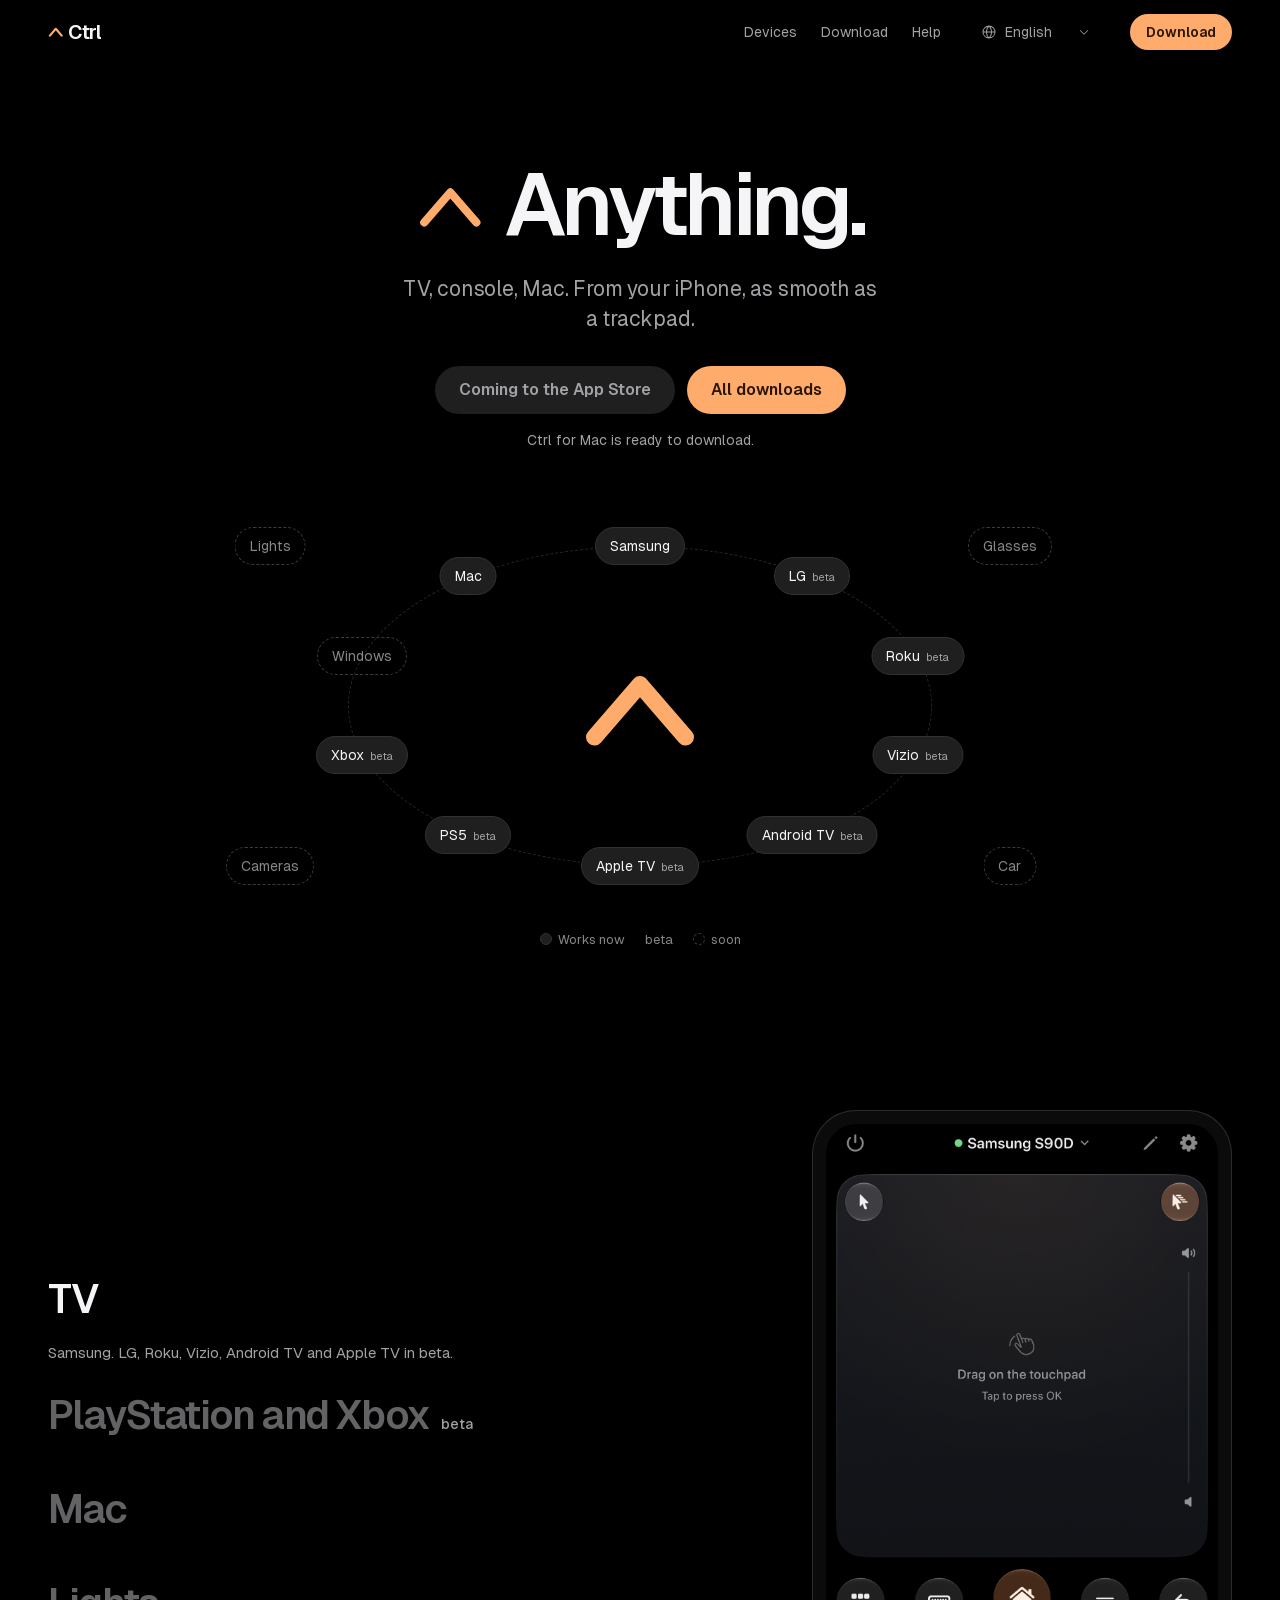
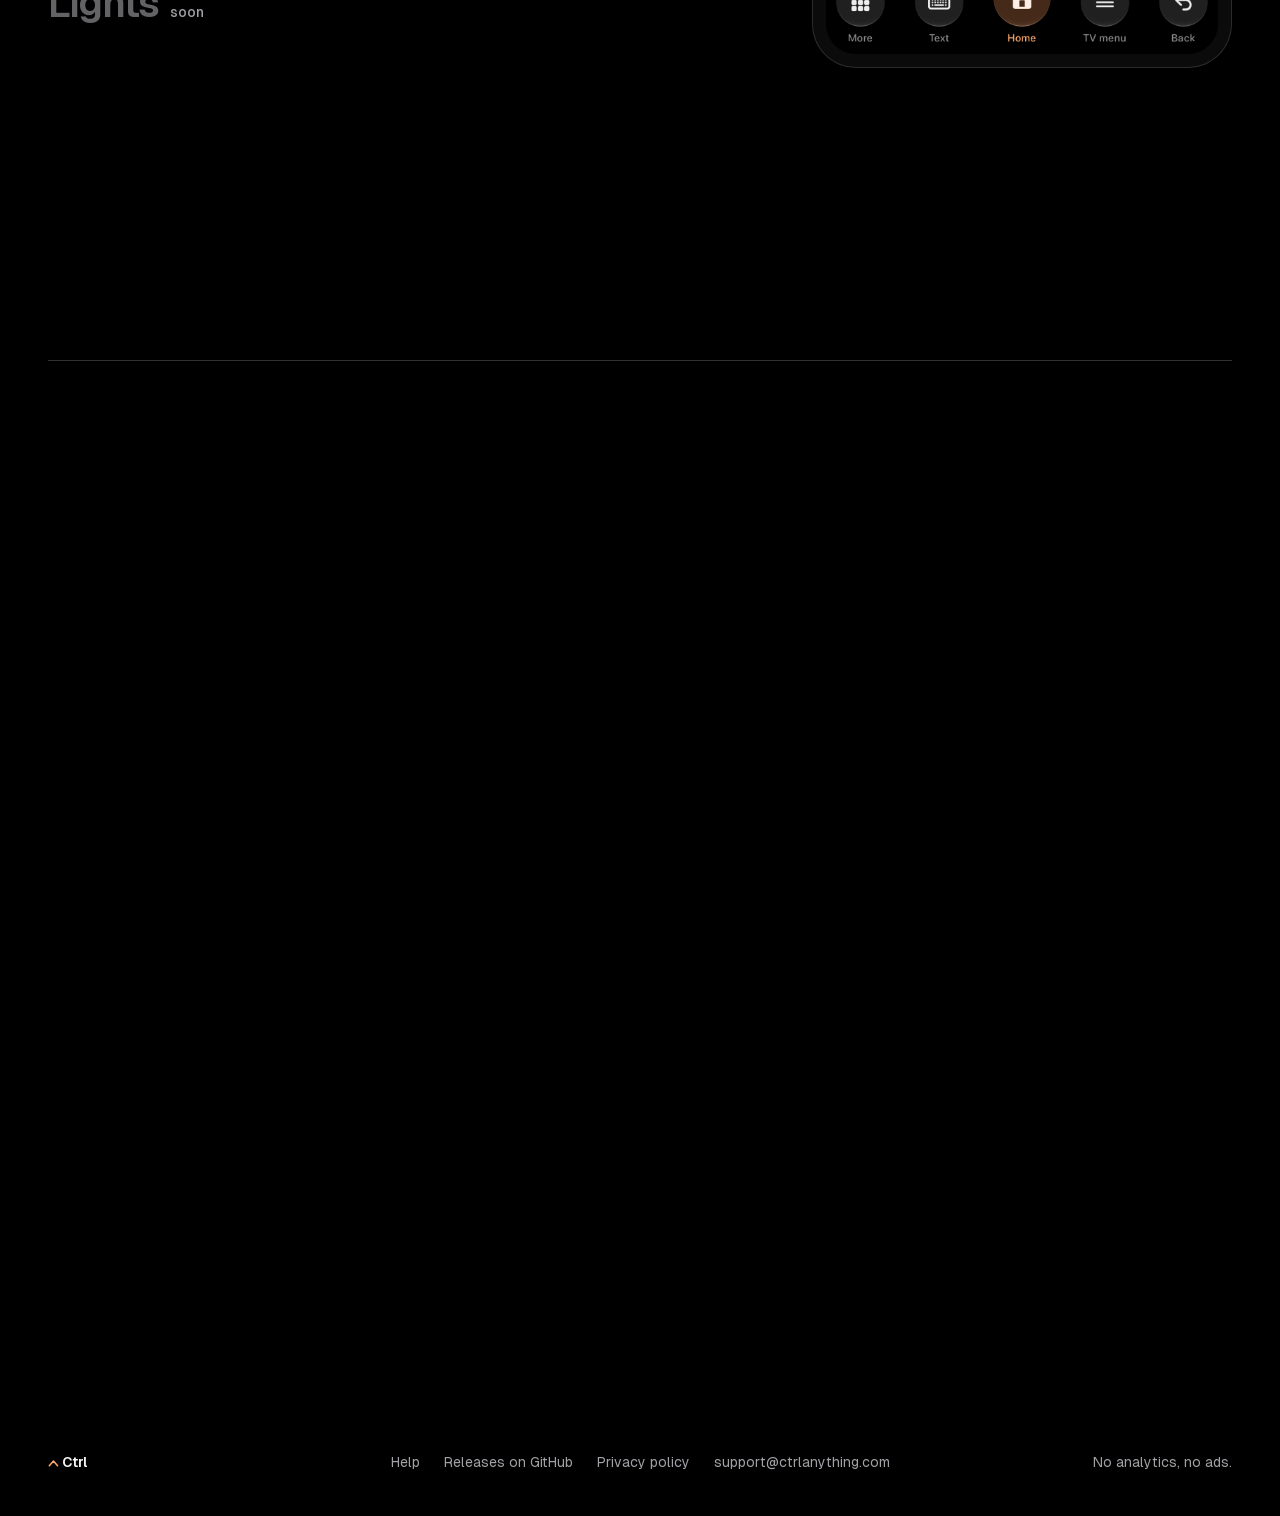
<file: index.html>
<!doctype html>
<html lang="en" dir="ltr" data-manifest="mac/latest.json">
<head>
<meta charset="utf-8">
<meta name="viewport" content="width=device-width, initial-scale=1">
<meta http-equiv="Content-Security-Policy" content="default-src 'self'">
<meta name="color-scheme" content="dark">
<meta name="theme-color" content="#000000">
<title>Ctrl — control anything</title>
<meta name="description" content="Control your TV, console and Mac from your iPhone. One remote, as smooth as a trackpad.">
<meta property="og:title" content="Ctrl — control anything">
<meta property="og:description" content="Control your TV, console and Mac from your iPhone. One remote, as smooth as a trackpad.">
<meta property="og:type" content="website">
<link rel="icon" href="assets/favicon.svg" type="image/svg+xml">
<link rel="apple-touch-icon" href="assets/apple-touch-icon.png">
<link rel="preload" href="assets/fonts/Geist-Variable.woff2" as="font" type="font/woff2" crossorigin>
<link rel="stylesheet" href="assets/css/site.css?v=20261110.3">
<link rel="stylesheet" href="assets/css/home.css?v=20261110.3">
<script src="assets/js/home-locales.js?v=20261110.3" defer></script>
<script src="assets/js/site.js?v=20261110.3" defer></script>
<script src="assets/js/home.js?v=20261110.3" defer></script>
</head>
<body>
<a class="skip-link" href="#main" data-i18n="skip">Skip to content</a>
<header class="site-header">
  <div class="bar frame">
    <a class="brand lockup" href="./" data-localized-link data-i18n-label="brandLabel" aria-label="Ctrl — home" dir="ltr"><svg class="mark" viewBox="0 0 100 72" aria-hidden="true"><path d="M12 62 50 18 88 62"/></svg><span>Ctrl</span></a>
    <nav class="navigation" data-i18n-label="navLabel" aria-label="Navigation"><a href="#devices" data-i18n="navDevices">Devices</a><a href="#download" data-i18n="navDownload">Download</a><a href="support/" data-localized-link data-i18n="navHelp">Help</a></nav>
    <label class="language-picker">
      <span class="sr-only" data-i18n="language">Language</span>
      <svg class="globe" viewBox="0 0 256 256" aria-hidden="true"><path d="M128,24h0A104,104,0,1,0,232,128,104.12,104.12,0,0,0,128,24Zm87.62,96H175.79C174,83.49,159.94,57.67,148.41,42.4A88.19,88.19,0,0,1,215.63,120ZM96.23,136h63.54c-2.31,41.61-22.23,67.11-31.77,77C118.45,203.1,98.54,177.6,96.23,136Zm0-16C98.54,78.39,118.46,52.89,128,43c9.55,9.93,29.46,35.43,31.77,77Zm11.36-77.6C96.06,57.67,82,83.49,80.21,120H40.37A88.19,88.19,0,0,1,107.59,42.4ZM40.37,136H80.21c1.82,36.51,15.85,62.33,27.38,77.6A88.19,88.19,0,0,1,40.37,136Zm108,77.6c11.53-15.27,25.56-41.09,27.38-77.6h39.84A88.19,88.19,0,0,1,148.41,213.6Z"/></svg>
      <select id="language" name="lang">
        <!-- English first, then by number of speakers (Ethnologue 2025). -->
        <option value="en" lang="en">English</option><option value="zh-Hans" lang="zh-Hans">简体中文</option><option value="hi" lang="hi">हिन्दी</option><option value="es" lang="es">Español</option><option value="ar" lang="ar">العربية</option><option value="fr" lang="fr">Français</option><option value="pt-BR" lang="pt-BR">Português</option><option value="ru" lang="ru">Русский</option><option value="de" lang="de">Deutsch</option><option value="ja" lang="ja">日本語</option><option value="ko" lang="ko">한국어</option>
      </select>
      <svg class="select-arrow" viewBox="0 0 256 256" aria-hidden="true"><path d="M213.66,101.66l-80,80a8,8,0,0,1-11.32,0l-80-80A8,8,0,0,1,53.66,90.34L128,164.69l74.34-74.35a8,8,0,0,1,11.32,11.32Z"/></svg>
    </label>
    <a class="button button-small" href="#download" data-i18n="headerDownload">Download</a>
  </div>
</header>
<main id="main">
  <section class="hero frame" aria-labelledby="h-title">
    <h1 id="h-title" class="lockup" dir="ltr" lang="en"><span class="sr-only">Ctrl </span><svg class="mark" viewBox="0 0 100 72" aria-hidden="true"><path d="M12 62 50 18 88 62"/></svg><span>Anything.</span></h1>
    <p class="lead" data-i18n="heroLead">TV, console, Mac. From your iPhone, as smooth as a trackpad.</p>
    <div class="actions">
      <span class="button button-quiet is-soon" data-i18n="appStoreSoon">Coming to the App Store</span>
      <a class="button" href="#download" data-i18n="allDownloads">All downloads</a>
    </div>
    <p class="note"><a href="#download" data-i18n="macReady">Ctrl for Mac is ready to download.</a></p>

    <div class="orbit" aria-hidden="true" dir="ltr">
      <svg class="core mark" viewBox="0 0 100 72"><path d="M12 62 50 18 88 62"/></svg>
      <span class="chip o1">Samsung</span>
      <span class="chip o2">LG <small data-i18n="beta">beta</small></span>
      <span class="chip o3">Roku <small data-i18n="beta">beta</small></span>
      <span class="chip o4">Vizio <small data-i18n="beta">beta</small></span>
      <span class="chip o5">Android TV <small data-i18n="beta">beta</small></span>
      <span class="chip o6">Apple TV <small data-i18n="beta">beta</small></span>
      <span class="chip o7">PS5 <small data-i18n="beta">beta</small></span>
      <span class="chip o8">Xbox <small data-i18n="beta">beta</small></span>
      <span class="chip soon o9">Windows</span>
      <span class="chip o10">Mac</span>
      <span class="chip soon o11" data-i18n="orbitLights">Lights</span>
      <span class="chip soon o12" data-i18n="orbitGlasses">Glasses</span>
      <span class="chip soon o13" data-i18n="orbitCameras">Cameras</span>
      <span class="chip soon o14" data-i18n="orbitCar">Car</span>
    </div>
    <p class="legend" aria-hidden="true"><span class="works" data-i18n="legendWorks">Works now</span><span data-i18n="beta">beta</span><span class="later" data-i18n="soonTag">soon</span></p>
  </section>

  <section class="devices" id="devices" aria-labelledby="h-devices">
    <div class="frame devices-grid">
      <div class="devices-copy">
        <h2 id="h-devices" data-i18n="switchTitle" data-reveal>One remote. Shaped for each thing.</h2>
        <div class="switch" role="group" aria-labelledby="h-devices">
          <button type="button" data-device="tv" data-shot="assets/remote-tv" data-alt="altTV" aria-pressed="true"><span class="name"><span data-i18n="devTV">TV</span></span><small class="note" data-i18n="devTVNote">Samsung. LG, Roku, Vizio, Android TV and Apple TV in beta.</small></button>
          <button type="button" data-device="console" data-shot="assets/remote-console" data-alt="altConsole" aria-pressed="false"><span class="name"><span data-i18n="devConsole">PlayStation and Xbox</span><em class="flag" data-i18n="beta">beta</em></span><small class="note" data-i18n="devConsoleNote">In beta.</small></button>
          <button type="button" data-device="mac" data-shot="mac/assets/mac-remote" data-alt="altMac" aria-pressed="false"><span class="name"><span data-i18n="devMac">Mac</span></span><small class="note" data-i18n="devMacNote">Free with Ctrl for Mac. Windows soon.</small></button>
          <button type="button" data-device="lights" aria-pressed="false"><span class="name"><span data-i18n="devLights">Lights</span><em class="flag" data-i18n="soonTag">soon</em></span><small class="note" data-i18n="devLightsNote">Soon.</small></button>
        </div>
      </div>
      <figure class="phone" dir="ltr" data-ui>
        <img data-shot="assets/remote-tv" data-i18n-alt="altTV" src="assets/remote-tv-en.webp" width="1057" height="1445" alt="The TV remote in Ctrl: touchpad, volume and the dock">
        <div class="lights" hidden aria-hidden="true"><span class="level"><i></i></span><span class="swatches"><i></i><i></i><i></i><i></i></span><span data-i18n="soonTag">soon</span></div>
      </figure>
    </div>
  </section>

  <section class="download" id="download" aria-labelledby="h-download">
    <div class="frame">
      <h2 id="h-download" data-i18n="downloadTitle" data-reveal>From any screen.</h2>
      <div class="screens">
        <div class="screen" data-reveal>
          <h3 data-i18n="dlPhone">iPhone and iPad</h3>
          <p data-i18n="dlPhoneBody">Remote, trackpad and air pointer.</p>
          <p class="status" data-i18n="appStoreSoon">Coming to the App Store</p>
        </div>
        <div class="screen" data-reveal>
          <h3 class="lockup" dir="ltr" lang="en"><span class="sr-only">Ctrl </span><svg class="mark" viewBox="0 0 100 72" aria-hidden="true"><path d="M12 62 50 18 88 62"/></svg><span>for Mac</span></h3>
          <p data-i18n="dlMacBody">Free. Lets your iPhone control your Mac.</p>
          <a class="button" data-download href="https://github.com/CtrlAnything/Ctrl/releases"><svg viewBox="0 0 256 256" aria-hidden="true"><path d="M224,144v64a8,8,0,0,1-8,8H40a8,8,0,0,1-8-8V144a8,8,0,0,1,16,0v56H208V144a8,8,0,0,1,16,0Zm-101.66,5.66a8,8,0,0,0,11.32,0l40-40a8,8,0,0,0-11.32-11.32L136,124.69V32a8,8,0,0,0-16,0v92.69L93.66,98.34a8,8,0,0,0-11.32,11.32Z"/></svg><span class="download-label">Download for Mac</span></a>
          <p class="release-meta" aria-live="polite"></p>
          <p class="download-fallback" hidden><a href="https://github.com/CtrlAnything/Ctrl/releases" data-i18n="releases">Releases on GitHub</a></p>
        </div>
        <div class="screen" data-reveal>
          <h3 class="lockup" dir="ltr" lang="en"><span class="sr-only">Ctrl </span><svg class="mark" viewBox="0 0 100 72" aria-hidden="true"><path d="M12 62 50 18 88 62"/></svg><span>for Windows</span></h3>
          <p data-i18n="dlWindowsBody">Free. Lets your iPhone control your PC.</p>
          <p class="status" data-i18n="storeSoonMs">Coming to the Microsoft Store</p>
        </div>
      </div>
      <p class="next" data-i18n="soonScreens" data-reveal>Apple Watch, Vision Pro and glasses are next.</p>
    </div>
  </section>

  <section class="agent" aria-labelledby="h-agent">
    <div class="frame agent-grid">
      <div data-reveal>
        <h2 id="h-agent" data-i18n="agentTitle">Then, anything.</h2>
        <p class="sub" data-i18n="agentBody">A built-in assistant will connect any device that has its own API on your network or over Bluetooth.</p>
        <p class="tag" data-i18n="soonTag">soon</p>
      </div>
      <div class="chat" aria-hidden="true" data-reveal>
        <p class="ask" data-i18n="chatAsk">Connect my air conditioner</p>
        <p class="reply" data-i18n="chatReply">Found your air conditioner on Wi‑Fi. Added power, temperature and mode.</p>
      </div>
    </div>
  </section>

  <section class="final frame" aria-labelledby="h-final">
    <h2 id="h-final" class="lockup" dir="ltr" lang="en" data-reveal><span class="sr-only">Ctrl </span><svg class="mark" viewBox="0 0 100 72" aria-hidden="true"><path d="M12 62 50 18 88 62"/></svg><span>Anything.</span></h2>
    <div class="actions" data-reveal>
      <span class="button button-quiet is-soon" data-i18n="appStoreSoon">Coming to the App Store</span>
      <a class="button" data-download href="https://github.com/CtrlAnything/Ctrl/releases"><span class="download-label">Download for Mac</span></a>
    </div>
  </section>
</main>
<footer class="frame site-footer">
  <a href="./" class="footer-name lockup" data-localized-link dir="ltr"><svg class="mark" viewBox="0 0 100 72" aria-hidden="true"><path d="M12 62 50 18 88 62"/></svg><span>Ctrl</span></a>
  <nav class="footer-links" data-i18n-label="navLabel" aria-label="Navigation"><a href="support/" data-localized-link data-i18n="navHelp">Help</a><a href="https://github.com/CtrlAnything/Ctrl/releases" data-i18n="releases">Releases on GitHub</a><a href="privacy/" class="privacy-link" data-i18n="privacyLink">Privacy policy</a><a href="mailto:support@ctrlanything.com">support@ctrlanything.com</a></nav>
  <span class="footer-label" data-i18n="footerNote">No analytics, no ads.</span>
</footer>
</body>
</html>
</file>
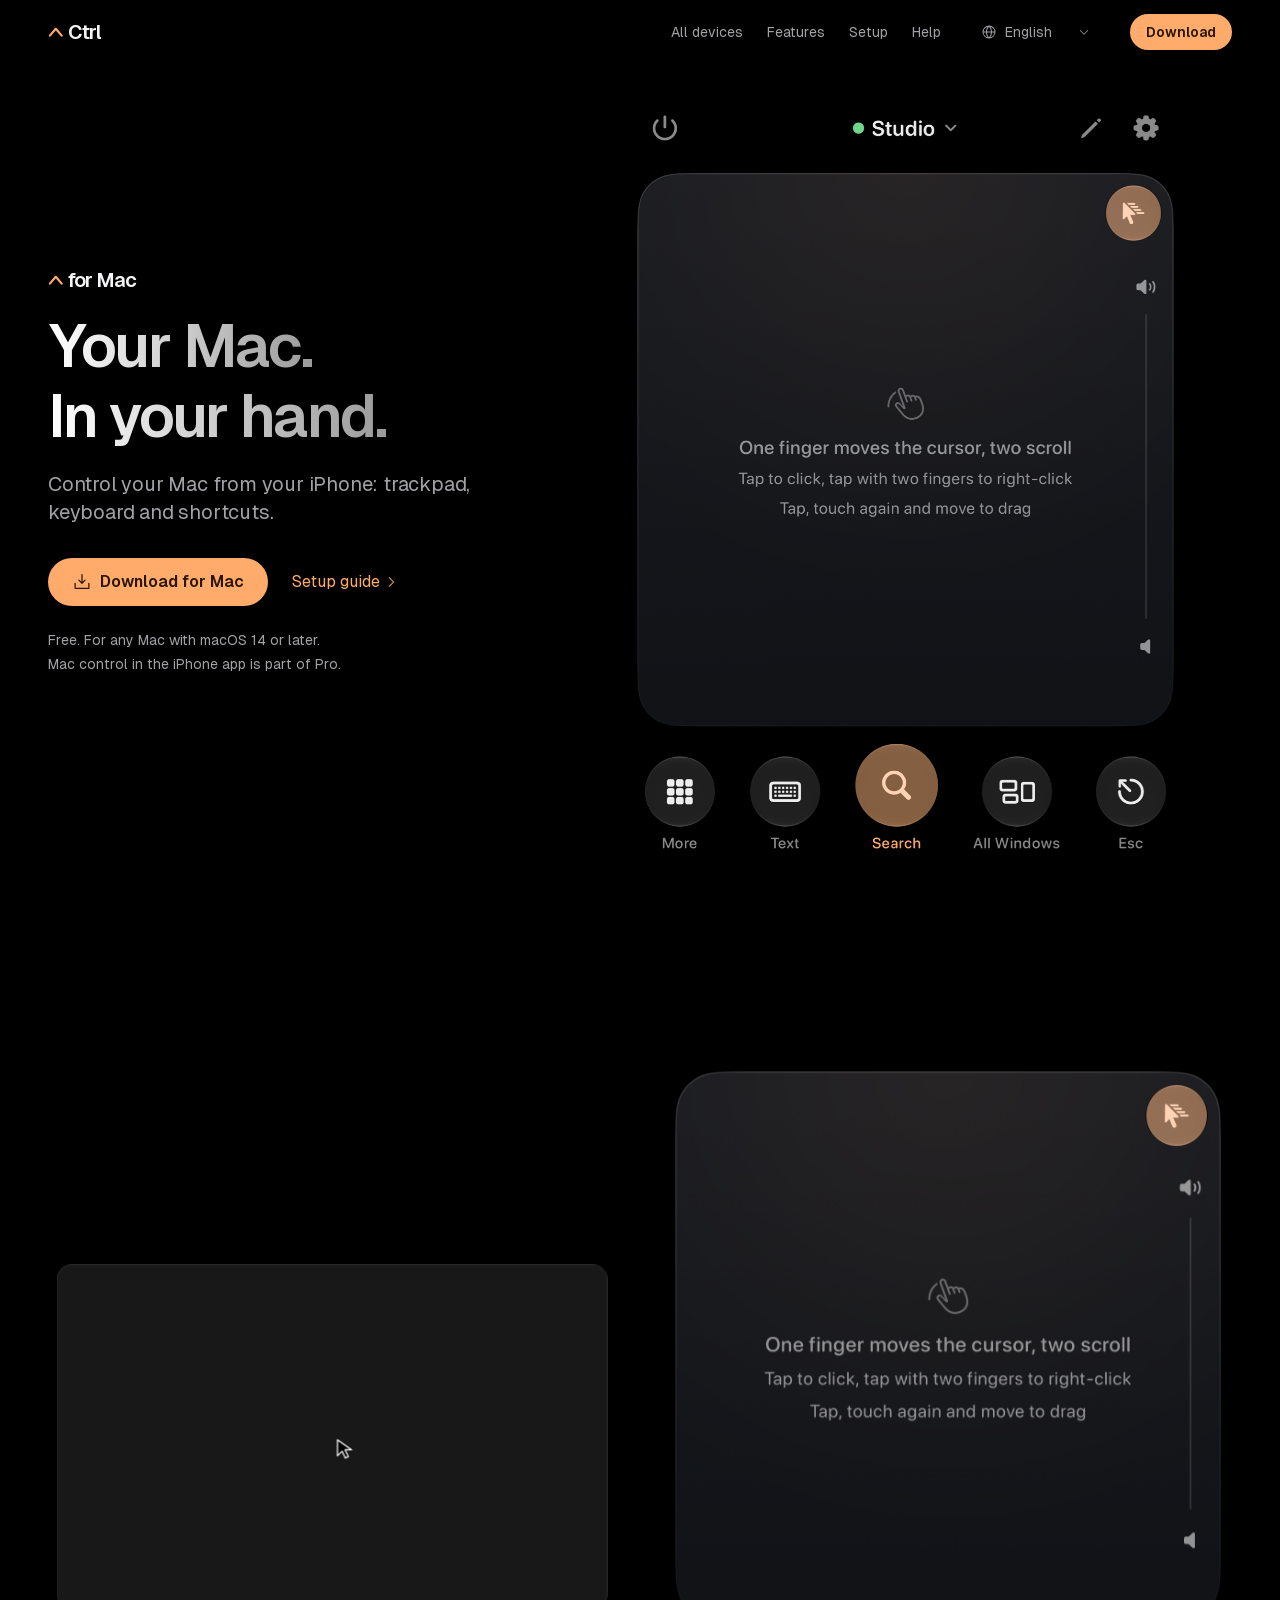
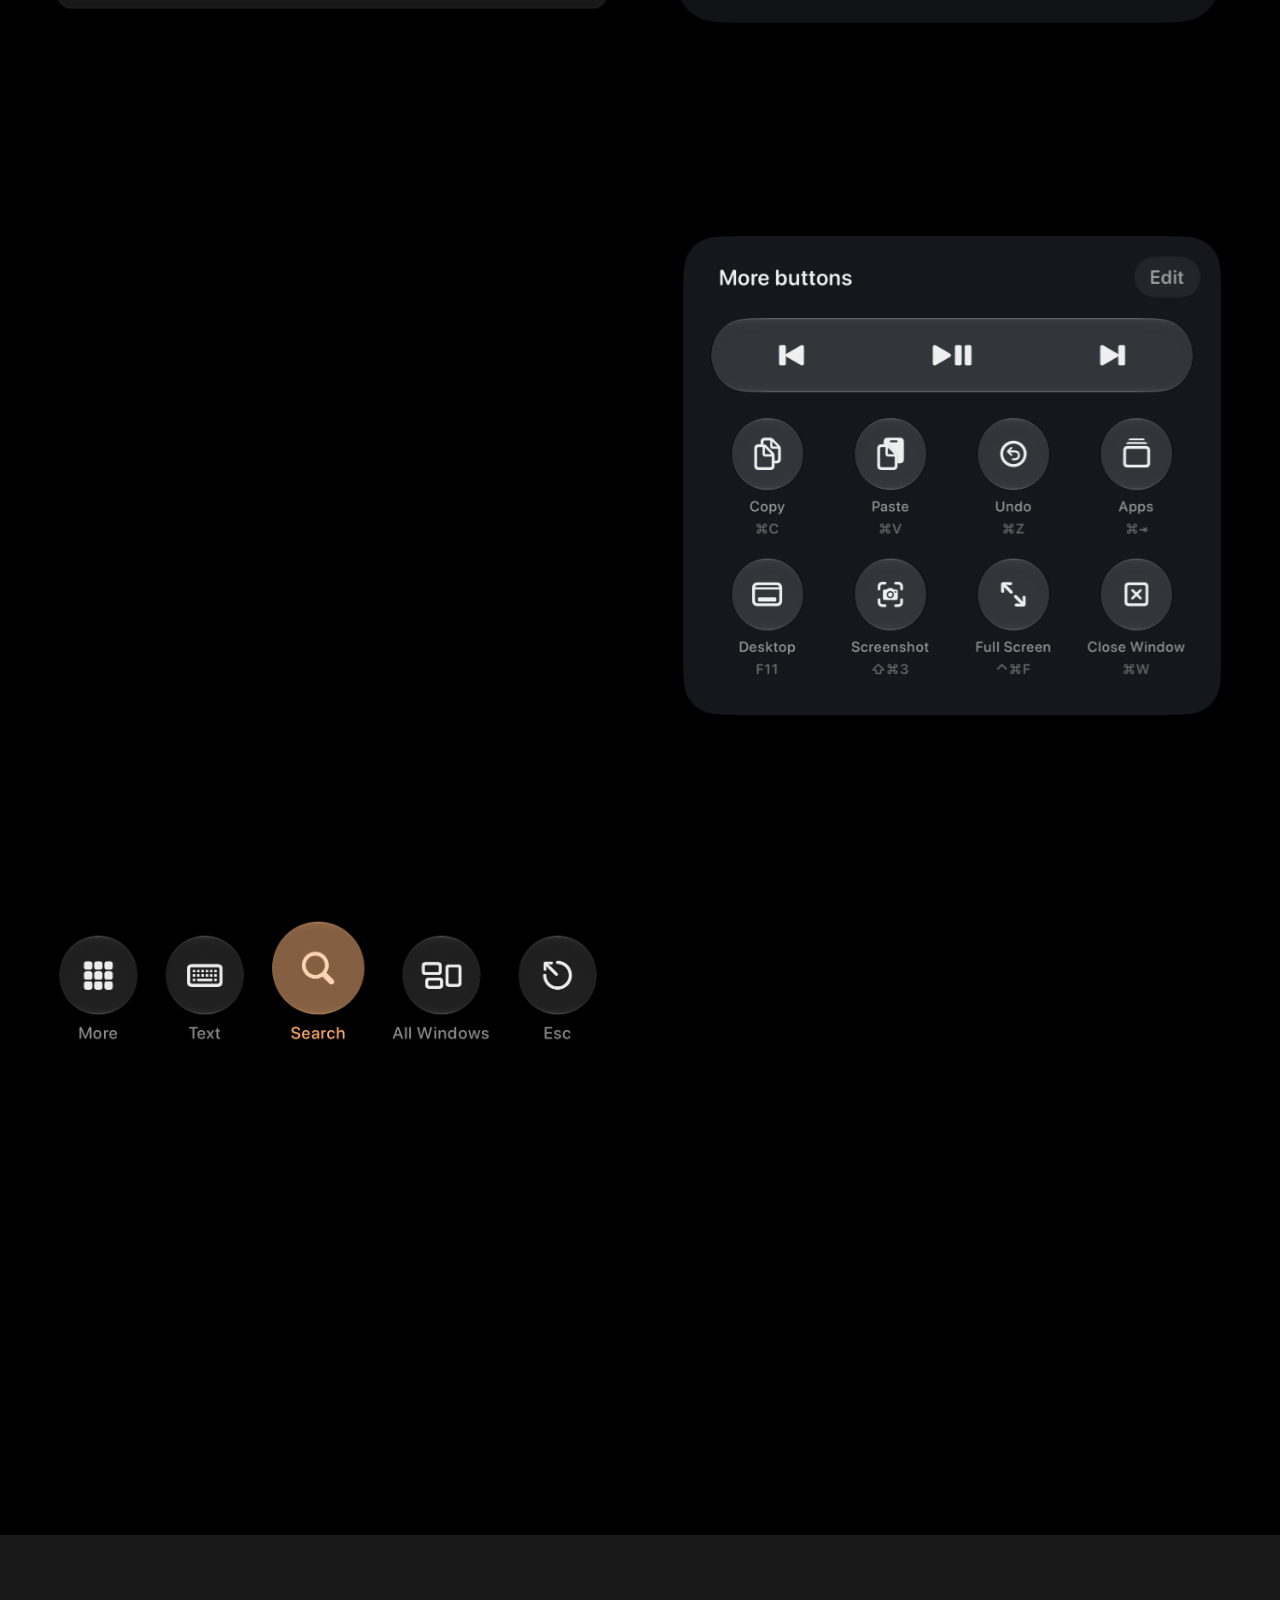
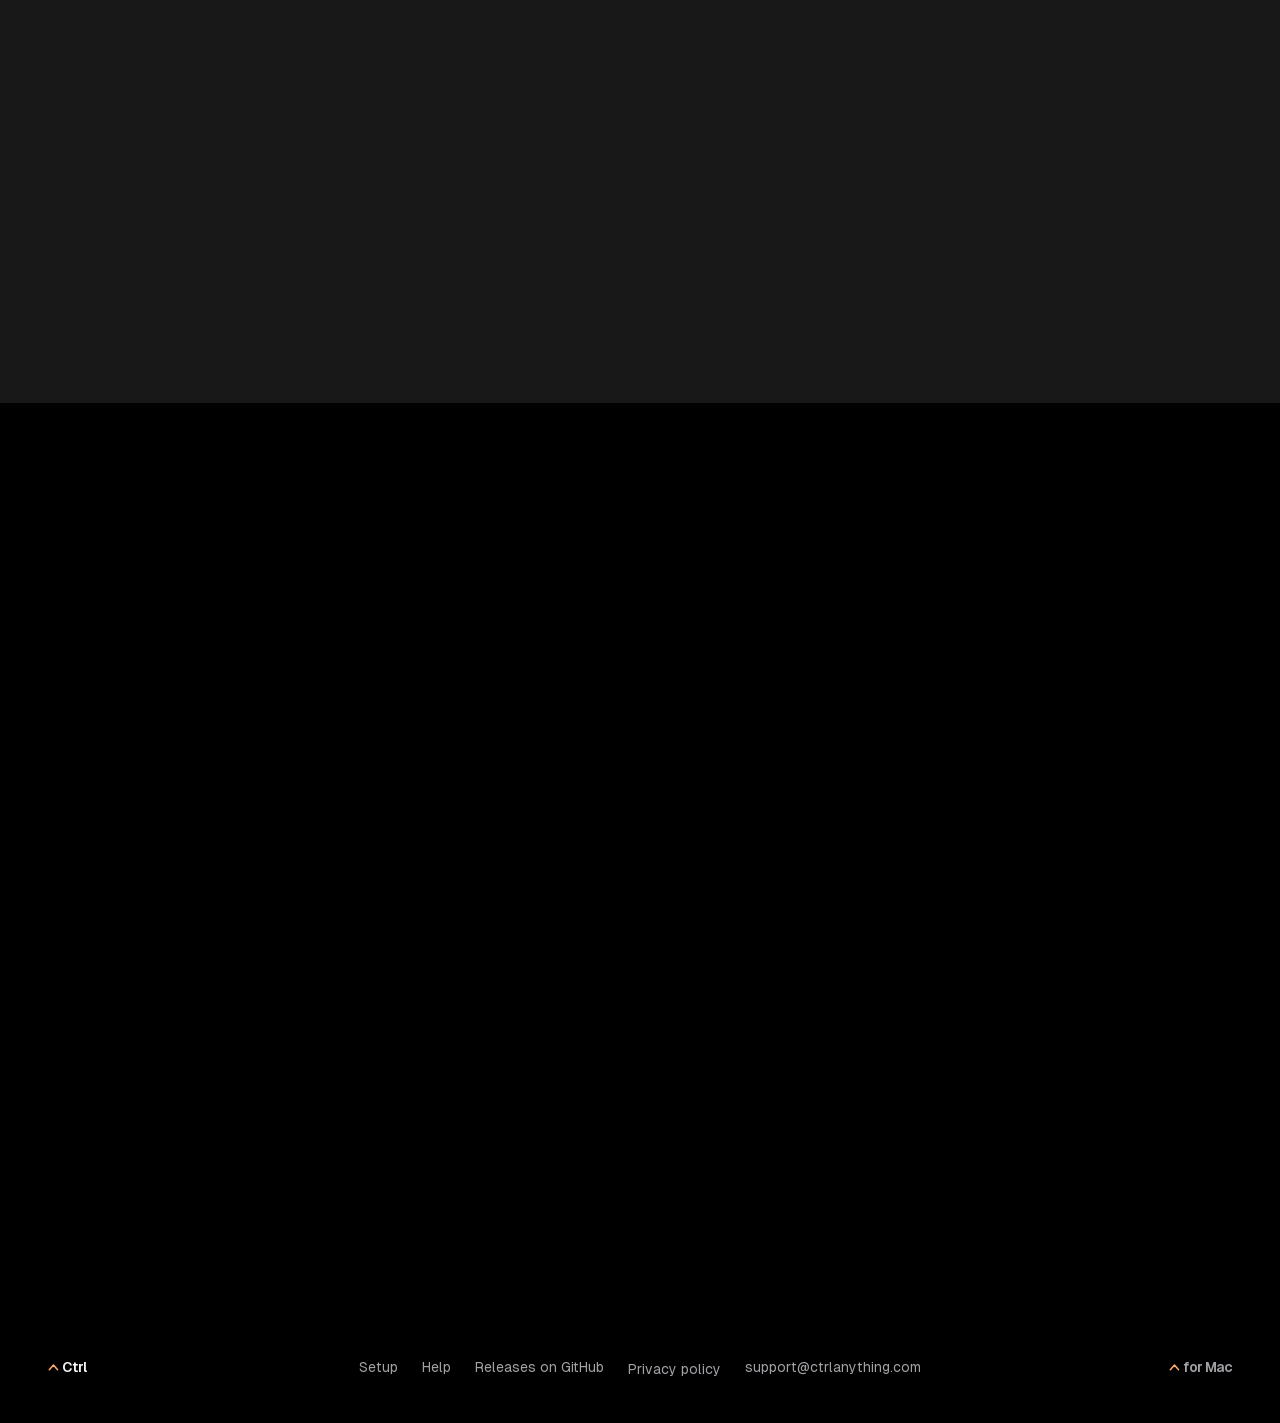
<file: mac/index.html>
<!doctype html>
<html lang="en" dir="ltr">
<head>
<meta charset="utf-8">
<meta name="viewport" content="width=device-width, initial-scale=1">
<meta http-equiv="Content-Security-Policy" content="default-src 'self'">
<meta name="color-scheme" content="dark">
<meta name="theme-color" content="#000000">
<title>Ctrl for Mac</title>
<meta name="description" content="Turn your iPhone into a trackpad and keyboard for your Mac. Download the free Ctrl for Mac.">
<meta property="og:title" content="Ctrl for Mac">
<meta property="og:description" content="Use your iPhone as a trackpad, keyboard and remote for your Mac.">
<meta property="og:type" content="website">
<link rel="icon" href="../assets/favicon.svg" type="image/svg+xml">
<link rel="apple-touch-icon" href="../assets/apple-touch-icon.png">
<link rel="preload" href="../assets/fonts/Geist-Variable.woff2" as="font" type="font/woff2" crossorigin>
<link rel="stylesheet" href="../assets/css/site.css?v=20261110.3">
<link rel="stylesheet" href="../assets/css/mac.css?v=20261110.3">
<script src="../assets/js/mac-locales.js?v=20261110.3" defer></script>
<script src="../assets/js/site.js?v=20261110.3" defer></script>
<script src="../assets/js/mac.js?v=20261110.3" defer></script>
</head>
<body>
<a class="skip-link" href="#main" data-i18n="skip">Skip to content</a>
<header class="site-header">
  <div class="bar frame">
    <a class="brand lockup" href="../" data-localized-link data-i18n-label="brandLabel" aria-label="Ctrl — home" dir="ltr"><svg class="mark" viewBox="0 0 100 72" aria-hidden="true"><path d="M12 62 50 18 88 62"/></svg><span>Ctrl</span></a>
    <nav class="navigation" data-i18n-label="navLabel" aria-label="Navigation"><a href="../" data-localized-link data-i18n="navAll">All devices</a><a href="#features" data-i18n="navFeatures">Features</a><a href="#setup" data-i18n="navSetup">Setup</a><a href="#help" data-i18n="navHelp">Help</a></nav>
    <label class="language-picker">
      <span class="sr-only" data-i18n="language">Language</span>
      <svg class="globe" viewBox="0 0 256 256" aria-hidden="true"><path d="M128,24h0A104,104,0,1,0,232,128,104.12,104.12,0,0,0,128,24Zm87.62,96H175.79C174,83.49,159.94,57.67,148.41,42.4A88.19,88.19,0,0,1,215.63,120ZM96.23,136h63.54c-2.31,41.61-22.23,67.11-31.77,77C118.45,203.1,98.54,177.6,96.23,136Zm0-16C98.54,78.39,118.46,52.89,128,43c9.55,9.93,29.46,35.43,31.77,77Zm11.36-77.6C96.06,57.67,82,83.49,80.21,120H40.37A88.19,88.19,0,0,1,107.59,42.4ZM40.37,136H80.21c1.82,36.51,15.85,62.33,27.38,77.6A88.19,88.19,0,0,1,40.37,136Zm108,77.6c11.53-15.27,25.56-41.09,27.38-77.6h39.84A88.19,88.19,0,0,1,148.41,213.6Z"/></svg>
      <select id="language" name="lang">
        <!-- English first, then by number of speakers (Ethnologue 2025). -->
        <option value="en" lang="en">English</option><option value="zh-Hans" lang="zh-Hans">简体中文</option><option value="hi" lang="hi">हिन्दी</option><option value="es" lang="es">Español</option><option value="ar" lang="ar">العربية</option><option value="fr" lang="fr">Français</option><option value="pt-BR" lang="pt-BR">Português</option><option value="ru" lang="ru">Русский</option><option value="de" lang="de">Deutsch</option><option value="ja" lang="ja">日本語</option><option value="ko" lang="ko">한국어</option>
      </select>
      <svg class="select-arrow" viewBox="0 0 256 256" aria-hidden="true"><path d="M213.66,101.66l-80,80a8,8,0,0,1-11.32,0l-80-80A8,8,0,0,1,53.66,90.34L128,164.69l74.34-74.35a8,8,0,0,1,11.32,11.32Z"/></svg>
    </label>
    <a class="button button-small" data-download href="https://github.com/CtrlAnything/Ctrl/releases" data-i18n="headerDownload">Download</a>
  </div>
</header>
<main id="main">
  <section class="hero" aria-labelledby="h-title">
    <div class="hero-grid frame">
      <div class="hero-copy">
        <p class="for-mac lockup" dir="ltr"><svg class="mark" viewBox="0 0 100 72" aria-hidden="true"><path d="M12 62 50 18 88 62"/></svg><span>for Mac</span></p>
        <h1 id="h-title"><span class="line"><span data-i18n="hero1">Your Mac.</span></span><span class="line"><span data-i18n="hero2">In your hand.</span></span></h1>
        <p class="lead" data-i18n="lead">Use your iPhone as a trackpad, keyboard and remote for your Mac.</p>
        <div class="actions">
          <a class="button" id="download" data-download href="https://github.com/CtrlAnything/Ctrl/releases"><svg viewBox="0 0 256 256" aria-hidden="true"><path d="M224,144v64a8,8,0,0,1-8,8H40a8,8,0,0,1-8-8V144a8,8,0,0,1,16,0v56H208V144a8,8,0,0,1,16,0Zm-101.66,5.66a8,8,0,0,0,11.32,0l40-40a8,8,0,0,0-11.32-11.32L136,124.69V32a8,8,0,0,0-16,0v92.69L93.66,98.34a8,8,0,0,0-11.32,11.32Z"/></svg><span class="download-label">Download for Mac</span></a>
          <a class="text-link" href="#setup"><span data-i18n="setupLink">Setup guide</span><svg viewBox="0 0 256 256" aria-hidden="true"><path d="M181.66,133.66l-80,80a8,8,0,0,1-11.32-11.32L164.69,128,90.34,53.66a8,8,0,0,1,11.32-11.32l80,80A8,8,0,0,1,181.66,133.66Z"/></svg></a>
        </div>
        <div class="facts">
          <p data-i18n="requirements">Free. For any Mac with macOS 14 or later.</p>
          <p data-i18n="pricing">Mac control in the iPhone app is part of Pro.</p>
          <p class="release-meta" data-status-only aria-live="polite"></p>
          <p class="download-fallback" hidden><a href="https://github.com/CtrlAnything/Ctrl/releases" data-i18n="releases">Releases on GitHub</a></p>
          <noscript><p><a href="https://github.com/CtrlAnything/Ctrl/releases">Releases on GitHub</a></p></noscript>
        </div>
      </div>
      <figure class="hero-shot shot" data-ui>
        <img data-shot="assets/mac-remote" data-i18n-alt="heroAlt" src="assets/mac-remote-en.webp" width="1069" height="1457" alt="Ctrl on iPhone with the trackpad and the dock for a Mac" fetchpriority="high">
      </figure>
    </div>
  </section>

  <section class="try" id="features" aria-labelledby="h-try">
    <div class="frame try-grid">
      <div class="try-copy" data-reveal>
        <h2 id="h-try" data-i18n="padTitle">A trackpad you already know.</h2>
        <p data-i18n="padBody">Try it right here.</p>
      </div>
      <div class="mac-screen" id="mac-screen" data-ui data-reveal>
        <svg class="mac-pointer" id="mac-pointer" viewBox="0 0 32 32" aria-hidden="true"><path d="M7.5 4.5v22l6.4-6.4 4.4 9.4 4.1-1.9-4.5-9.4h9.1L7.5 4.5Z"/></svg>
      </div>
      <div class="pad shot" id="pad" tabindex="0" role="application" data-ui data-reveal data-i18n-label="padLabel" aria-label="Trackpad demo" aria-describedby="pad-help">
        <img data-shot="assets/mac-trackpad" src="assets/mac-trackpad-en.webp" width="1200" height="1212" alt="" loading="lazy" draggable="false">
        <span class="sr-only" id="pad-help" data-i18n="padHelp">Drag to move the pointer, tap to click. With a keyboard, use the arrow keys and Enter.</span>
      </div>
    </div>
  </section>

  <section class="shortcuts" aria-labelledby="h-short">
    <div class="frame split">
      <div class="split-copy">
        <h2 id="h-short" data-i18n="shortTitle" data-reveal>Eight shortcuts. One tap each.</h2>
        <p data-i18n="shortBody" data-reveal>Copy, paste, screenshot, full screen and more. Swap any button for your own.</p>
      </div>
      <figure class="shot panel-shot" data-ui data-reveal>
        <img data-shot="assets/mac-panel" src="assets/mac-panel-en.webp" width="1272" height="1134" alt="" loading="lazy">
      </figure>
    </div>
  </section>

  <section class="dock" aria-labelledby="h-dock">
    <div class="frame split split-flip">
      <div class="split-copy">
        <h2 id="h-dock" data-i18n="dockTitle" data-reveal>The dock does the rest.</h2>
        <p data-i18n="dockBody" data-reveal>Search opens Spotlight, All Windows shows every window, and Text brings up the iPhone keyboard.</p>
      </div>
      <figure class="shot dock-shot" data-ui data-reveal>
        <img data-shot="assets/mac-dock" src="assets/mac-dock-en.webp" width="1164" height="263" alt="" loading="lazy">
      </figure>
    </div>
  </section>

  <section class="trust" aria-labelledby="h-trust">
    <div class="frame trust-grid">
      <h2 id="h-trust" data-i18n="trustTitle" data-reveal>Free and private.</h2>
      <div class="trust-list">
        <div data-reveal><h3 data-i18n="t1Title">Checked by Apple</h3><p data-i18n="t1Body">Helper is signed by its developer and notarized by Apple. Updates are signed too.</p></div>
        <div data-reveal><h3 data-i18n="t2Title">Stays on your Wi‑Fi</h3><p data-i18n="t2Body">Your iPhone talks to your Mac directly. No account, no servers in between.</p></div>
        <div data-reveal><h3 data-i18n="t3Title">No tracking</h3><p data-i18n="t3Body">No analytics or ads.</p><a href="../privacy/" class="privacy-link" data-i18n="privacyLink">Privacy policy</a></div>
      </div>
    </div>
  </section>

  <section class="setup" id="setup" aria-labelledby="h-steps">
    <div class="frame">
      <div class="setup-head" data-reveal><h2 id="h-steps" data-i18n="setupTitle">Set up in three steps.</h2><p data-i18n="setupIntro">Your iPhone and Mac need to be on the same Wi‑Fi.</p></div>
      <ol class="steps">
        <li data-reveal><h3 data-i18n="step1Title">Install Ctrl for Mac</h3><p data-i18n="step1Body">Open the download. Drag Ctrl for Mac into Applications, then open it.</p></li>
        <li data-reveal><h3 data-i18n="step2Title">Allow control</h3><p data-i18n="step2Body">Turn on Ctrl for Mac in System Settings → Privacy &amp; Security → Accessibility.</p></li>
        <li data-reveal><h3 data-i18n="step3Title">Pair your iPhone</h3><p data-i18n="step3Body">Choose “Pair a Phone…” from the ⌃ menu in your menu bar. Tap “Search” in Ctrl on your iPhone and choose your Mac.</p></li>
      </ol>
    </div>
  </section>

  <section class="help" id="help" aria-labelledby="h-help">
    <div class="frame help-grid">
      <div class="help-head" data-reveal><h2 id="h-help" data-i18n="helpTitle">Common questions.</h2></div>
      <div class="questions" data-reveal>
        <details name="help"><summary data-i18n="faq1Title">My Mac doesn’t appear</summary><p data-i18n="faq1Body">Check that both devices are on the same network.</p></details>
        <details name="help"><summary data-i18n="faq2Title">Connected, but the cursor won’t move</summary><p data-i18n="faq2Body">Turn on Ctrl for Mac in System Settings → Privacy &amp; Security → Accessibility.</p></details>
        <details name="help"><summary data-i18n="faq3Title">My Mac stopped responding after an update</summary><p data-i18n="faq3Body">In Accessibility, remove Ctrl for Mac with the “−” button, then add it again from Applications.</p></details>
        <details name="help"><summary data-i18n="faq7Title" id="faq-free">Is Ctrl for Mac free?</summary><p data-i18n="faq7Body">Yes, Ctrl for Mac is free.</p></details>
        <details name="help"><summary data-i18n="faq5Title">Uninstall Ctrl for Mac</summary><p data-i18n="faq5Body">Choose “Quit Ctrl for Mac” in the ⌃ menu and delete Ctrl for Mac from Applications.</p></details>
        <details name="help"><summary data-i18n="faq6Title">Signing and download verification</summary><p data-i18n="faq6Body">Ctrl for Mac is signed with Developer ID “Vladislav Sukhov (Y3SRRD5QMG)” and notarized by Apple.</p><div id="sha-box" hidden><p data-i18n="hashLabel">Download SHA-256:</p><code id="sha" dir="ltr"></code><p data-i18n="hashInstructions">Run shasum -a 256 path/to/file.dmg in Terminal and compare the result.</p></div></details>
      </div>
    </div>
  </section>

  <section class="final" aria-labelledby="h-final">
    <div class="frame final-inner">
      <h2 id="h-final" data-i18n="ctaTitle" data-reveal>Your Mac, from the couch.</h2>
      <div class="final-action" data-reveal>
        <a class="button" data-download href="https://github.com/CtrlAnything/Ctrl/releases"><svg viewBox="0 0 256 256" aria-hidden="true"><path d="M224,144v64a8,8,0,0,1-8,8H40a8,8,0,0,1-8-8V144a8,8,0,0,1,16,0v56H208V144a8,8,0,0,1,16,0Zm-101.66,5.66a8,8,0,0,0,11.32,0l40-40a8,8,0,0,0-11.32-11.32L136,124.69V32a8,8,0,0,0-16,0v92.69L93.66,98.34a8,8,0,0,0-11.32,11.32Z"/></svg><span class="download-label">Download for Mac</span></a>
        <p class="release-meta" aria-hidden="true"></p>
        <p data-i18n="requirements">macOS 14 or later · Apple silicon and Intel</p>
      </div>
    </div>
  </section>
</main>
<footer class="frame site-footer">
  <a href="../" class="footer-name lockup" data-localized-link dir="ltr"><svg class="mark" viewBox="0 0 100 72" aria-hidden="true"><path d="M12 62 50 18 88 62"/></svg><span>Ctrl</span></a>
  <nav class="footer-links" data-i18n-label="navLabel" aria-label="Navigation"><a href="#setup" data-i18n="navSetup">Setup</a><a href="#help" data-i18n="navHelp">Help</a><a href="https://github.com/CtrlAnything/Ctrl/releases" data-i18n="releases">Releases on GitHub</a><a href="../privacy/" class="privacy-link" data-i18n="privacyLink">Privacy policy</a><a href="mailto:support@ctrlanything.com">support@ctrlanything.com</a></nav>
  <span class="footer-label lockup" dir="ltr"><svg class="mark" viewBox="0 0 100 72" aria-hidden="true"><path d="M12 62 50 18 88 62"/></svg><span>for Mac</span></span>
</footer>
</body>
</html>
</file>
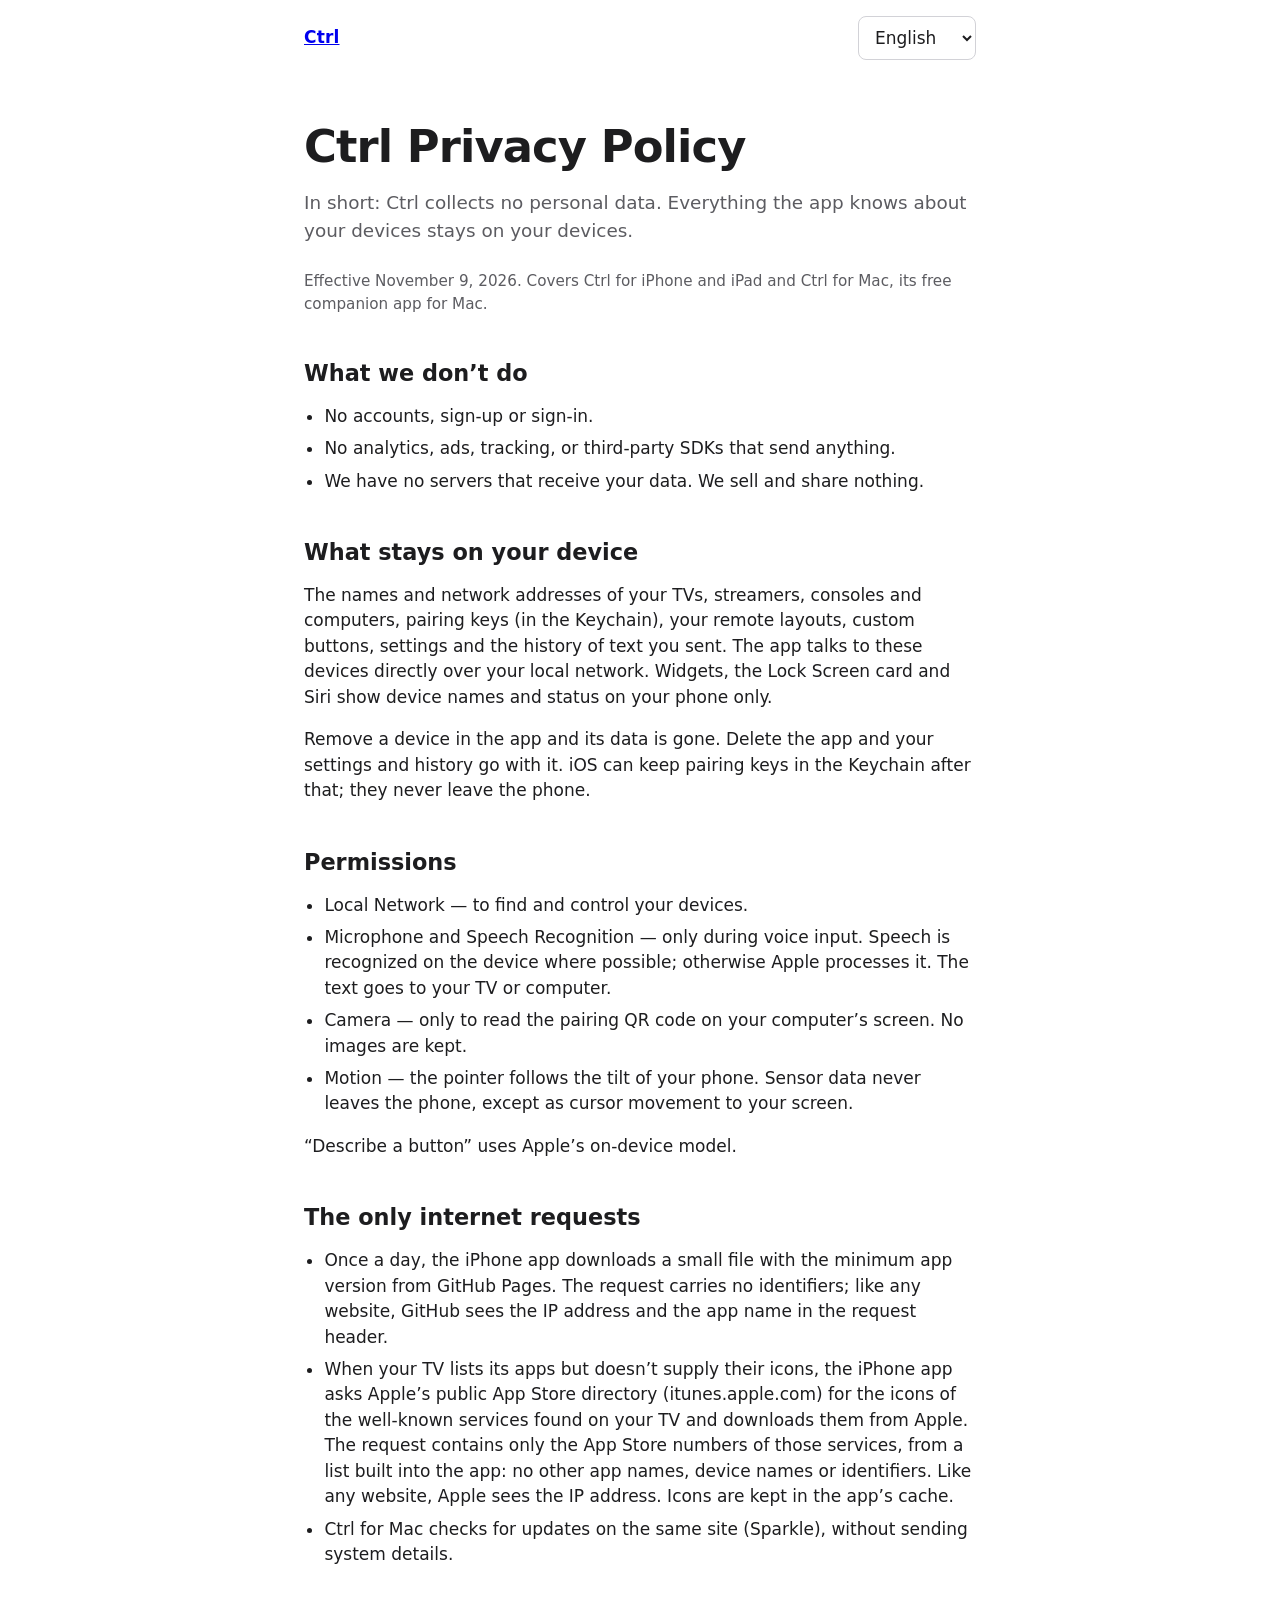
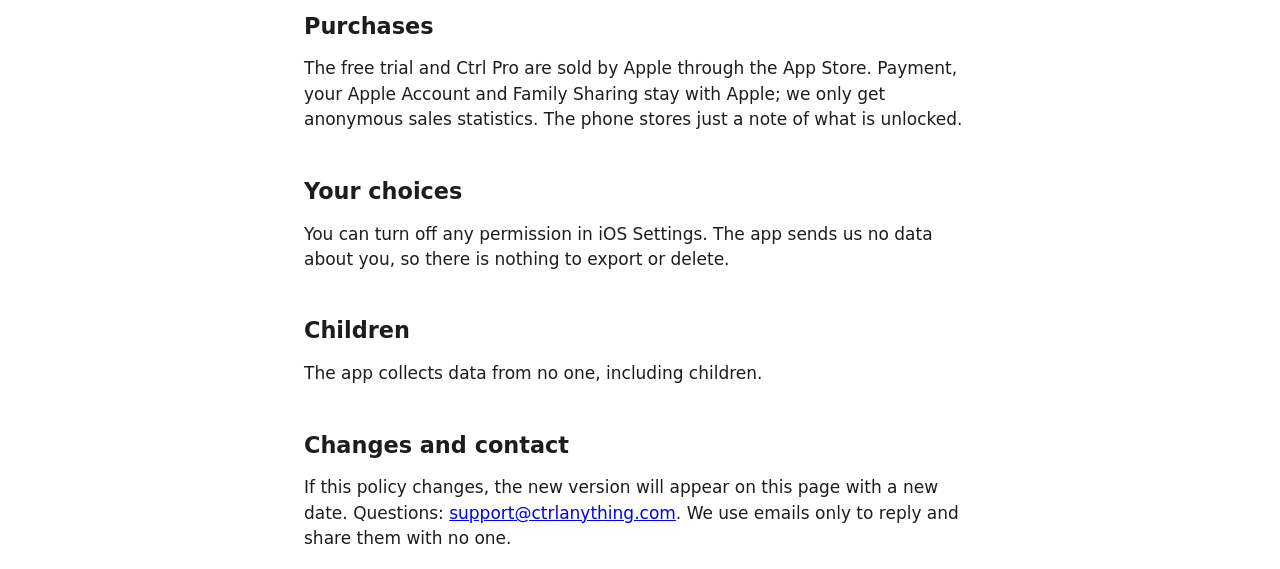
<file: privacy/index.html>
<!doctype html>
<html lang="en">
<head>
<meta charset="utf-8">
<meta name="viewport" content="width=device-width, initial-scale=1">
<meta http-equiv="Content-Security-Policy" content="default-src 'self'">
<meta name="color-scheme" content="light dark">
<title>Ctrl Privacy Policy</title>
<meta name="description" content="Ctrl collects no personal data. Everything stays on your devices.">
<link rel="stylesheet" href="../assets/css/legal.css?v=20261110.3">
<script src="../assets/js/language.js?v=20261110.3" defer></script>
</head>
<body class="legal">
<header class="bar">
  <a class="brand" href="../" data-localized-link>Ctrl<span class="brand-dot" aria-hidden="true"></span></a>
  <label class="language-picker">
    <span class="sr-only"><span lang="ru">Язык</span><span lang="en">Language</span></span>
    <select id="language" name="lang">
      <option value="en" lang="en">English</option>
      <option value="ru" lang="ru">Русский</option>
    </select>
  </label>
</header>

<main>
  <section aria-labelledby="h-title">
    <h1 id="h-title"><span lang="ru">Политика конфиденциальности Ctrl</span><span lang="en">Ctrl Privacy Policy</span></h1>
    <p class="lead"><span lang="ru">Коротко: Ctrl не собирает персональные данные. Всё, что приложение знает о ваших устройствах, остаётся на ваших устройствах.</span><span lang="en">In short: Ctrl collects no personal data. Everything the app knows about your devices stays on your devices.</span></p>
    <p class="meta"><span lang="ru">Действует с 9 ноября 2026 года. Относится к приложению Ctrl для iPhone и iPad и к Ctrl for Mac, его бесплатному приложению-компаньону для Mac.</span><span lang="en">Effective November 9, 2026. Covers Ctrl for iPhone and iPad and Ctrl for Mac, its free companion app for Mac.</span></p>
  </section>

  <section aria-labelledby="h-none">
    <h2 id="h-none"><span lang="ru">Чего мы не делаем</span><span lang="en">What we don’t do</span></h2>
    <ul>
      <li><span lang="ru">Нет аккаунтов, регистрации и входа.</span><span lang="en">No accounts, sign-up or sign-in.</span></li>
      <li><span lang="ru">Нет аналитики, рекламы, трекинга и сторонних SDK, которые что-то отправляют.</span><span lang="en">No analytics, ads, tracking, or third-party SDKs that send anything.</span></li>
      <li><span lang="ru">У нас нет серверов, на которые приходили бы ваши данные. Мы ничего не продаём и не передаём.</span><span lang="en">We have no servers that receive your data. We sell and share nothing.</span></li>
    </ul>
  </section>

  <section aria-labelledby="h-device">
    <h2 id="h-device"><span lang="ru">Что хранится на устройстве</span><span lang="en">What stays on your device</span></h2>
    <p><span lang="ru">Имена и адреса ваших телевизоров, приставок и компьютеров в домашней сети, ключи сопряжения (в Связке ключей), ваши раскладки пульта, свои кнопки, настройки и история отправленного текста. Приложение общается с этими устройствами напрямую по локальной сети. Виджеты, карточка на экране блокировки и Siri показывают имена и состояние устройств только на вашем телефоне.</span><span lang="en">The names and network addresses of your TVs, streamers, consoles and computers, pairing keys (in the Keychain), your remote layouts, custom buttons, settings and the history of text you sent. The app talks to these devices directly over your local network. Widgets, the Lock Screen card and Siri show device names and status on your phone only.</span></p>
    <p><span lang="ru">Удалите устройство в приложении, и его данные исчезнут. Удалите приложение, и вместе с ним исчезнут настройки и история. Ключи сопряжения iOS может хранить в Связке ключей и после этого; они не покидают телефон.</span><span lang="en">Remove a device in the app and its data is gone. Delete the app and your settings and history go with it. iOS can keep pairing keys in the Keychain after that; they never leave the phone.</span></p>
  </section>

  <section aria-labelledby="h-perms">
    <h2 id="h-perms"><span lang="ru">Разрешения</span><span lang="en">Permissions</span></h2>
    <ul>
      <li><span lang="ru">Локальная сеть — чтобы найти устройства и управлять ими.</span><span lang="en">Local Network — to find and control your devices.</span></li>
      <li><span lang="ru">Микрофон и распознавание речи — только во время голосового ввода. Речь распознаётся на устройстве, где это возможно, иначе её обрабатывает Apple. Текст уходит на ваш телевизор или компьютер.</span><span lang="en">Microphone and Speech Recognition — only during voice input. Speech is recognized on the device where possible; otherwise Apple processes it. The text goes to your TV or computer.</span></li>
      <li><span lang="ru">Камера — только чтобы прочитать QR-код сопряжения с экрана компьютера. Снимки не сохраняются.</span><span lang="en">Camera — only to read the pairing QR code on your computer’s screen. No images are kept.</span></li>
      <li><span lang="ru">Движение — указка следует за наклоном телефона. Данные датчиков не покидают телефон, кроме движения курсора на ваш экран.</span><span lang="en">Motion — the pointer follows the tilt of your phone. Sensor data never leaves the phone, except as cursor movement to your screen.</span></li>
    </ul>
    <p><span lang="ru">«Кнопка словами» работает на модели Apple прямо на устройстве.</span><span lang="en">“Describe a button” uses Apple’s on-device model.</span></p>
  </section>

  <section aria-labelledby="h-net">
    <h2 id="h-net"><span lang="ru">Единственные запросы в интернет</span><span lang="en">The only internet requests</span></h2>
    <ul>
      <li><span lang="ru">Раз в сутки приложение для iPhone загружает с GitHub Pages небольшой файл с номером минимальной версии. В запросе нет никаких идентификаторов; GitHub, как любой сайт, видит IP-адрес и имя приложения в заголовке запроса.</span><span lang="en">Once a day, the iPhone app downloads a small file with the minimum app version from GitHub Pages. The request carries no identifiers; like any website, GitHub sees the IP address and the app name in the request header.</span></li>
      <li><span lang="ru">Если телевизор показывает список приложений, но не отдаёт их значки, приложение для iPhone запрашивает значки найденных на телевизоре известных сервисов в публичном каталоге App Store (itunes.apple.com) и загружает их с серверов Apple. В запросе только номера этих сервисов в App Store из встроенного в приложение списка: никаких других названий приложений, имён устройств или идентификаторов. Apple, как любой сайт, видит IP-адрес. Значки хранятся в кэше приложения.</span><span lang="en">When your TV lists its apps but doesn’t supply their icons, the iPhone app asks Apple’s public App Store directory (itunes.apple.com) for the icons of the well-known services found on your TV and downloads them from Apple. The request contains only the App Store numbers of those services, from a list built into the app: no other app names, device names or identifiers. Like any website, Apple sees the IP address. Icons are kept in the app’s cache.</span></li>
      <li><span lang="ru">Ctrl for Mac проверяет обновления на том же сайте (Sparkle), без сведений о системе.</span><span lang="en">Ctrl for Mac checks for updates on the same site (Sparkle), without sending system details.</span></li>
    </ul>
  </section>

  <section aria-labelledby="h-buy">
    <h2 id="h-buy"><span lang="ru">Покупки</span><span lang="en">Purchases</span></h2>
    <p><span lang="ru">Пробную неделю и Ctrl Pro продаёт Apple через App Store. Оплата, Аккаунт Apple и семейный доступ остаются у Apple; мы получаем только обезличенную статистику продаж. На телефоне хранится лишь отметка о том, что открыто.</span><span lang="en">The free trial and Ctrl Pro are sold by Apple through the App Store. Payment, your Apple Account and Family Sharing stay with Apple; we only get anonymous sales statistics. The phone stores just a note of what is unlocked.</span></p>
  </section>

  <section aria-labelledby="h-choice">
    <h2 id="h-choice"><span lang="ru">Ваш выбор</span><span lang="en">Your choices</span></h2>
    <p><span lang="ru">Любое разрешение можно отключить в Настройках iOS. Приложение не передаёт нам данных о вас, поэтому выгружать или удалять нечего.</span><span lang="en">You can turn off any permission in iOS Settings. The app sends us no data about you, so there is nothing to export or delete.</span></p>
  </section>

  <section aria-labelledby="h-kids">
    <h2 id="h-kids"><span lang="ru">Дети</span><span lang="en">Children</span></h2>
    <p><span lang="ru">Приложение ни у кого не собирает данные, в том числе у детей.</span><span lang="en">The app collects data from no one, including children.</span></p>
  </section>

  <section aria-labelledby="h-contact">
    <h2 id="h-contact"><span lang="ru">Изменения и связь</span><span lang="en">Changes and contact</span></h2>
    <p><span lang="ru">Если политика изменится, новая версия появится на этой странице с новой датой. Вопросы — на <a href="mailto:support@ctrlanything.com">support@ctrlanything.com</a>. Письма нужны нам только для ответа, мы никому их не передаём.</span><span lang="en">If this policy changes, the new version will appear on this page with a new date. Questions: <a href="mailto:support@ctrlanything.com">support@ctrlanything.com</a>. We use emails only to reply and share them with no one.</span></p>
  </section>
</main>
</body>
</html>
</file>
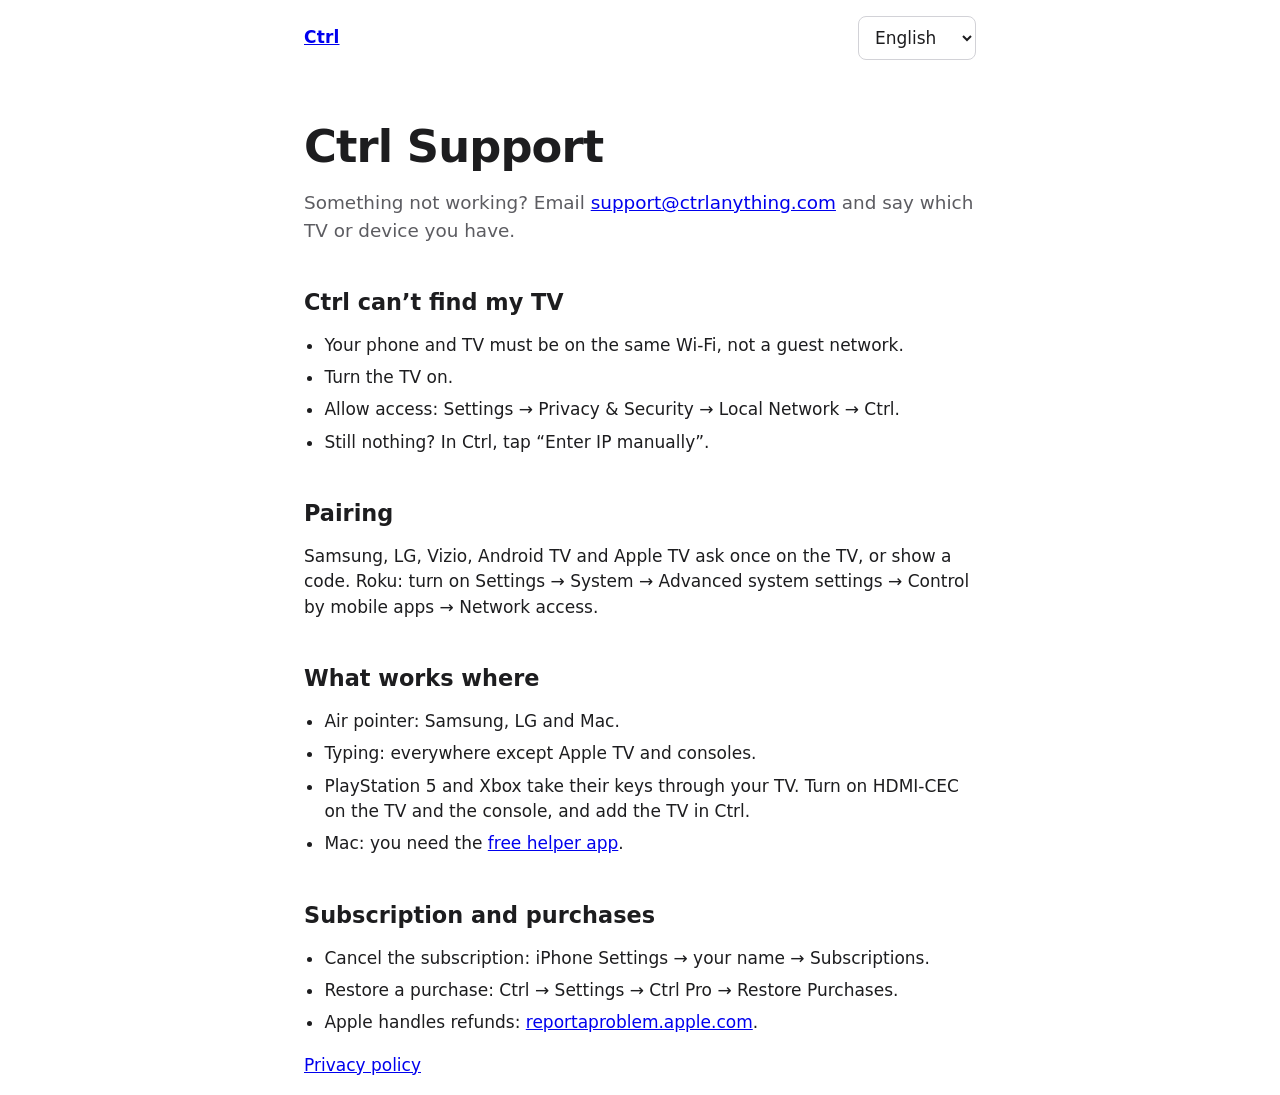
<file: support/index.html>
<!doctype html>
<html lang="en">
<head>
<meta charset="utf-8">
<meta name="viewport" content="width=device-width, initial-scale=1">
<meta http-equiv="Content-Security-Policy" content="default-src 'self'">
<meta name="color-scheme" content="light dark">
<title>Ctrl Support</title>
<meta name="description" content="Help with Ctrl for iPhone and iPad: finding your TV, pairing, purchases and how to reach us.">
<link rel="stylesheet" href="../assets/css/legal.css?v=20261110.3">
<script src="../assets/js/language.js?v=20261110.3" defer></script>
</head>
<body class="legal">
<header class="bar">
  <a class="brand" href="../" data-localized-link>Ctrl<span class="brand-dot" aria-hidden="true"></span></a>
  <label class="language-picker">
    <span class="sr-only"><span lang="ru">Язык</span><span lang="en">Language</span></span>
    <select id="language" name="lang">
      <option value="en" lang="en">English</option>
      <option value="ru" lang="ru">Русский</option>
    </select>
  </label>
</header>

<main>
  <section aria-labelledby="h-title">
    <h1 id="h-title"><span lang="ru">Поддержка Ctrl</span><span lang="en">Ctrl Support</span></h1>
    <p class="lead"><span lang="ru">Что-то не работает? Напиши на <a href="mailto:support@ctrlanything.com">support@ctrlanything.com</a> и укажи модель телевизора или устройства.</span><span lang="en">Something not working? Email <a href="mailto:support@ctrlanything.com">support@ctrlanything.com</a> and say which TV or device you have.</span></p>
  </section>

  <section aria-labelledby="h-find">
    <h2 id="h-find"><span lang="ru">Ctrl не находит телевизор</span><span lang="en">Ctrl can’t find my TV</span></h2>
    <ul>
      <li><span lang="ru">Телефон и телевизор должны быть в одной сети Wi‑Fi, не в гостевой.</span><span lang="en">Your phone and TV must be on the same Wi‑Fi, not a guest network.</span></li>
      <li><span lang="ru">Включи телевизор.</span><span lang="en">Turn the TV on.</span></li>
      <li><span lang="ru">Разреши доступ: Настройки → Конфиденциальность и безопасность → Локальная сеть → Ctrl.</span><span lang="en">Allow access: Settings → Privacy &amp; Security → Local Network → Ctrl.</span></li>
      <li><span lang="ru">Всё ещё нет? В Ctrl нажми «Ввести IP вручную».</span><span lang="en">Still nothing? In Ctrl, tap “Enter IP manually”.</span></li>
    </ul>
  </section>

  <section aria-labelledby="h-pair">
    <h2 id="h-pair"><span lang="ru">Подключение</span><span lang="en">Pairing</span></h2>
    <p><span lang="ru">Samsung, LG, Vizio, Android TV и Apple TV один раз спросят разрешение или покажут код на экране. Roku: включи Настройки → Система → Расширенные настройки системы → Управление с мобильных → Доступ к сети.</span><span lang="en">Samsung, LG, Vizio, Android TV and Apple TV ask once on the TV, or show a code. Roku: turn on Settings → System → Advanced system settings → Control by mobile apps → Network access.</span></p>
  </section>

  <section aria-labelledby="h-works">
    <h2 id="h-works"><span lang="ru">Что где работает</span><span lang="en">What works where</span></h2>
    <ul>
      <li><span lang="ru">Воздушная указка: Samsung, LG и Mac.</span><span lang="en">Air pointer: Samsung, LG and Mac.</span></li>
      <li><span lang="ru">Ввод текста: везде, кроме Apple TV и приставок.</span><span lang="en">Typing: everywhere except Apple TV and consoles.</span></li>
      <li><span lang="ru">PlayStation 5 и Xbox получают нажатия через телевизор. Включи HDMI-CEC на телевизоре и на приставке и добавь телевизор в Ctrl.</span><span lang="en">PlayStation 5 and Xbox take their keys through your TV. Turn on HDMI-CEC on the TV and the console, and add the TV in Ctrl.</span></li>
      <li><span lang="ru">Mac: нужен <a href="../mac/" data-localized-link>бесплатный помощник</a>.</span><span lang="en">Mac: you need the <a href="../mac/" data-localized-link>free helper app</a>.</span></li>
    </ul>
  </section>

  <section aria-labelledby="h-buy">
    <h2 id="h-buy"><span lang="ru">Подписка и покупки</span><span lang="en">Subscription and purchases</span></h2>
    <ul>
      <li><span lang="ru">Отменить подписку: Настройки iPhone → твоё имя → Подписки.</span><span lang="en">Cancel the subscription: iPhone Settings → your name → Subscriptions.</span></li>
      <li><span lang="ru">Восстановить покупку: Ctrl → Настройки → Ctrl Pro → Восстановить покупки.</span><span lang="en">Restore a purchase: Ctrl → Settings → Ctrl Pro → Restore Purchases.</span></li>
      <li><span lang="ru">Возврат денег оформляет Apple: <a href="https://reportaproblem.apple.com">reportaproblem.apple.com</a>.</span><span lang="en">Apple handles refunds: <a href="https://reportaproblem.apple.com">reportaproblem.apple.com</a>.</span></li>
    </ul>
    <p><a href="../privacy/" data-localized-link><span lang="ru">Политика конфиденциальности</span><span lang="en">Privacy policy</span></a></p>
  </section>
</main>
</body>
</html>
</file>
<file: assets/css/site.css>
/* Shared by every Ctrl page: tokens, base, header, buttons, footer, reveal. Pages add their own sheet after this one. */
@font-face {
  font-family: "Geist";
  src: url("../fonts/Geist-Variable.woff2") format("woff2");
  font-weight: 100 900;
  font-display: swap;
}
:root {
  color-scheme: dark;
  --bg: #000;
  --surface: #181818;
  --raised: #1f1f1f;
  --step: #272727;
  --edge: #313131;
  --ink: #f5f5f7;
  --muted: #a1a1a6;
  --dim: #86868b;   /* 5.8:1 on black: status lines carry information */
  --accent: #ffab6b;
  --accent-hover: #ffb985;
  --on-accent: #2b1606;
  --link: #ffab6b;
  --font: "Geist", system-ui, -apple-system, BlinkMacSystemFont, "Segoe UI", "PingFang SC", "Hiragino Sans", "Apple SD Gothic Neo", sans-serif;
  --gutter: 48px;
  --ease: cubic-bezier(.22,1,.36,1);
}
* { box-sizing: border-box; }
html { -webkit-text-size-adjust: 100%; scroll-padding-top: 80px; scrollbar-color: var(--edge) var(--bg); background: var(--bg); }
body { margin: 0; background: var(--bg); color: var(--ink); font: 400 16px/24px var(--font); caret-color: var(--link); -webkit-font-smoothing: antialiased; }
[hidden] { display: none !important; }
::selection { color: var(--on-accent); background: var(--accent); }
a { color: var(--link); text-decoration: none; text-underline-offset: .2em; }
a, select, summary, button { -webkit-tap-highlight-color: transparent; }
select, button { font: inherit; }
svg { display: block; fill: currentColor; }
img { display: block; max-width: 100%; height: auto; }
h1, h2, h3, p, figure, ul, ol { margin: 0; }
h1, h2, h3 { font-weight: 600; text-wrap: balance; }
p, li { text-wrap: pretty; }
.frame { width: 100%; max-width: 1280px; margin-inline: auto; padding-inline: var(--gutter); }
.sr-only { position: absolute; width: 1px; height: 1px; padding: 0; margin: -1px; overflow: hidden; clip-path: inset(50%); white-space: nowrap; }
:focus-visible { outline: 2px solid var(--link); outline-offset: 4px; border-radius: 4px; }
.skip-link { position: fixed; inset-block-start: 12px; inset-inline-start: 16px; z-index: 10; padding: 8px 16px; border-radius: 8px; background: var(--ink); color: var(--bg); transform: translateY(-200%); }
.skip-link:focus { transform: none; }

/* The ⌃ mark: one stroke, sized to the text beside it. */
.mark { flex: none; width: .78em; height: .56em; color: var(--accent); fill: none; stroke: currentColor; stroke-width: 14; stroke-linecap: round; stroke-linejoin: round; overflow: visible; }
.lockup { display: inline-flex; align-items: center; gap: .22em; font-weight: 600; letter-spacing: -.045em; white-space: nowrap; }

/* Header */
.site-header { position: sticky; inset-block-start: 0; z-index: 5; background: rgba(0,0,0,.72); -webkit-backdrop-filter: saturate(180%) blur(20px); backdrop-filter: saturate(180%) blur(20px); }
.bar { display: flex; align-items: center; gap: 32px; min-height: 64px; }
.brand { min-height: 44px; color: var(--ink); font-size: 20px; line-height: 28px; }
.navigation { display: flex; gap: 24px; margin-inline-start: auto; }
.navigation a, .site-footer a { display: inline-flex; align-items: center; min-height: 44px; color: var(--muted); font-size: 14px; line-height: 20px; }
.language-picker { position: relative; display: inline-flex; align-items: center; color: var(--muted); }
.language-picker svg { position: absolute; pointer-events: none; }
.globe { inset-inline-start: 8px; width: 16px; height: 16px; }
.select-arrow { inset-inline-end: 8px; width: 12px; height: 12px; }
select { appearance: none; -webkit-appearance: none; min-height: 40px; max-width: 144px; padding-block: 8px; padding-inline: 32px 24px; border: 0; border-radius: 8px; background: transparent; color: inherit; cursor: pointer; font-size: 14px; line-height: 20px; }
select option { background: var(--raised); color: var(--ink); }

/* Buttons and links */
.button { display: inline-flex; justify-content: center; align-items: center; gap: 8px; min-height: 48px; padding: 12px 24px; border: 0; border-radius: 9999px; background: var(--accent); color: var(--on-accent); font-size: 16px; line-height: 24px; font-weight: 600; white-space: nowrap; user-select: none; }
.button svg { width: 20px; height: 20px; }
.button-small { min-height: 36px; padding: 8px 16px; font-size: 14px; line-height: 20px; }
.button-quiet { background: var(--raised); color: var(--ink); }
.button[aria-disabled="true"] { background: var(--step); color: var(--muted); cursor: progress; }
.button[data-state="unavailable"], .button[data-state="soon"] { cursor: default; }
.text-link { display: inline-flex; align-items: center; gap: 4px; min-height: 44px; font-size: 16px; line-height: 24px; }
.text-link svg { width: 14px; height: 14px; }
[dir="rtl"] .text-link svg { transform: scaleX(-1); }
.release-meta { min-height: 20px; font-variant-numeric: tabular-nums; }
.download-fallback a { display: inline-flex; align-items: center; min-height: 44px; }

/* Footer */
.site-footer { display: grid; grid-template-columns: 1fr auto 1fr; align-items: center; gap: 16px; padding-block: 32px; color: var(--muted); font-size: 14px; line-height: 20px; }
.footer-name { color: var(--ink) !important; font-size: 16px; justify-self: start; }
.footer-links { display: flex; flex-wrap: wrap; justify-content: center; gap: 0 24px; }
.footer-label { justify-self: end; color: var(--muted); font-size: 14px; }

html[lang="ar"] h1, html[lang="ar"] h2 { letter-spacing: 0; line-height: 1.25; }
html[lang="hi"] h1, html[lang="hi"] h2, html[lang="hi"] h3, html[lang="hi"] .lead { letter-spacing: 0; }
html[lang="hi"] h1, html[lang="hi"] h2 { line-height: 1.25; }

@media (hover: hover) {
  a:hover { text-decoration: underline; }
  .brand:hover, .button:hover, .navigation a:hover, .site-footer a:hover { text-decoration: none; }
  .navigation a:hover, .site-footer a:hover, .language-picker:hover { color: var(--ink); }
  select:hover { background: var(--raised); }
  .button:not([aria-disabled]):not(.button-quiet):hover { background: var(--accent-hover); }
  .button-quiet:not([aria-disabled]):hover { background: var(--step); }
}

/* Motion: optional; every page reads complete without it. */
@media (prefers-reduced-motion: no-preference) {
  html { scroll-behavior: smooth; }
  .button { transition: background-color .3s var(--ease), transform .2s var(--ease); }
  .button:active { transform: scale(.98); }
}
@media (scripting: enabled) and (prefers-reduced-motion: no-preference) {
  [data-reveal] { opacity: 0; transform: translateY(32px); animation: show 1ms 3s forwards; }
  .reveal-ready [data-reveal] { animation: none; }
  .reveal-ready [data-reveal].is-in { opacity: 1; transform: none; transition: opacity .7s var(--ease) var(--delay, 0s), transform .7s var(--ease) var(--delay, 0s); }
  [data-reveal]:nth-child(2) { --delay: 80ms; }
  [data-reveal]:nth-child(3) { --delay: 160ms; }
  [data-reveal]:nth-child(4) { --delay: 240ms; }
  /* Pictures slide in without fading, so they are never blank. */
  [data-ui][data-reveal] { opacity: 1; transform: translateY(48px) scale(.97); }
}
@keyframes show { to { opacity: 1; transform: none; } }

@media (max-width: 900px) {
  .navigation { display: none; }
  .language-picker { margin-inline-start: auto; }
}
@media (max-width: 760px) {
  :root { --gutter: 24px; }
  .bar { gap: 16px; min-height: 56px; }
  .site-footer { grid-template-columns: 1fr; justify-items: start; gap: 8px; }
  .footer-links { justify-content: start; }
  .footer-label { justify-self: start; }
}
@media (max-width: 520px) {
  .bar { gap: 8px; }
  .brand { font-size: 18px; }
  select { max-width: 120px; }
  .button-small { padding-inline: 12px; }
}
@media (max-width: 360px) {
  :root { --gutter: 16px; }
  .bar .button-small { display: none; }
}
@media (prefers-contrast: more) {
  :root { --muted: #d2d2d7; --dim: #a1a1a6; }
  .site-header { background: var(--bg); }
}
@media (prefers-reduced-transparency: reduce) {
  .site-header { background: var(--bg); -webkit-backdrop-filter: none; backdrop-filter: none; }
}
@media (forced-colors: active) {
  .button { border: 1px solid ButtonText; }
  .mark { color: CanvasText; }
}
</file>
<file: assets/css/home.css>
/* The Ctrl home page. Shared tokens, header, buttons and footer live in assets/css/site.css. */
section:not(.hero) { padding-block: 96px; }
h2 { font-size: 48px; line-height: 52px; letter-spacing: -.035em; }
h3 { font-size: 24px; line-height: 32px; letter-spacing: -.02em; }
.is-soon { cursor: default; color: var(--muted); }

/* Hero */
.hero { padding-block: 96px 64px; text-align: center; }
.hero h1 { display: flex; justify-content: center; font-size: 88px; line-height: 1.02; letter-spacing: -.055em; }
.hero h1 .mark, .final h2 .mark { stroke-width: 12; }
.lead { max-width: 560px; margin: 24px auto 0; color: var(--muted); font-size: 21px; line-height: 30px; letter-spacing: -.01em; }
.actions { display: flex; flex-wrap: wrap; justify-content: center; gap: 12px; margin-top: 32px; }
.note { margin-top: 16px; font-size: 14px; line-height: 20px; }
.note a { color: var(--muted); }

/* One ⌃ in the middle, the things it reaches around it. Decorative: the switcher lists the same devices. */
.orbit { position: relative; max-width: 860px; height: 400px; margin: 56px auto 0; }
.orbit::before { content: ""; position: absolute; inset: 10% 16%; border: 1px dashed var(--step); border-radius: 50%; }
.orbit .core { position: absolute; left: 50%; top: 50%; width: 120px; height: 120px; translate: -50% -50%; color: var(--accent); }
.chip { position: absolute; translate: -50% -50%; display: inline-flex; align-items: baseline; gap: 6px; padding: 8px 14px; border: 1px solid var(--edge); border-radius: 9999px; background: var(--raised); color: var(--ink); font-size: 14px; line-height: 20px; white-space: nowrap; }
.chip small { color: var(--muted); font-size: 11px; line-height: 16px; }
.chip.soon { border-style: dashed; border-color: #3a3c41; background: transparent; color: var(--dim); }
/* Ten on the ring, every 36° from the top (rx 34%, ry 40%), four soon ones in the corners. */
.o1 { left: 50%; top: 10%; } .o2 { left: 70%; top: 17.6%; } .o3 { left: 82.3%; top: 37.6%; } .o4 { left: 82.3%; top: 62.4%; } .o5 { left: 70%; top: 82.4%; }
.o6 { left: 50%; top: 90%; } .o7 { left: 30%; top: 82.4%; } .o8 { left: 17.7%; top: 62.4%; } .o9 { left: 17.7%; top: 37.6%; } .o10 { left: 30%; top: 17.6%; }
.o11 { left: 7%; top: 10%; } .o12 { left: 93%; top: 10%; } .o13 { left: 7%; top: 90%; } .o14 { left: 93%; top: 90%; }
.legend { display: flex; flex-wrap: wrap; justify-content: center; gap: 8px 20px; margin-top: 24px; color: var(--dim); font-size: 13px; line-height: 20px; }
.legend .works::before, .legend .later::before { content: ""; display: inline-block; width: 10px; height: 10px; margin-inline-end: 6px; border: 1px solid var(--edge); border-radius: 50%; background: var(--raised); vertical-align: -1px; }
.legend .later::before { border-style: dashed; border-color: #3a3c41; background: transparent; }

/* One remote, shaped for each thing: pick a device, the phone shows its real remote. */
.devices-grid { display: grid; grid-template-columns: minmax(0,1fr) minmax(0,420px); gap: 64px; align-items: center; }
.switch { display: grid; gap: 4px; margin-top: 40px; }
.switch button { display: grid; gap: 4px; padding: 12px 0; border: 0; background: none; color: inherit; text-align: start; cursor: pointer; }
.switch .name { display: flex; align-items: baseline; gap: 12px; color: #636366; font-size: 40px; line-height: 46px; font-weight: 600; letter-spacing: -.045em; transition: color .25s var(--ease); }
/* beta / soon stay visible on every item, so nothing reads as working before it does. */
.switch .flag { color: var(--muted); font-size: 14px; line-height: 20px; font-style: normal; font-weight: 500; letter-spacing: 0; }
.switch .note { max-height: 0; overflow: hidden; color: var(--muted); font-size: 15px; line-height: 22px; opacity: 0; transition: opacity .25s var(--ease), max-height .25s var(--ease); }
.switch button[aria-pressed="true"] .name { color: var(--ink); }
.switch button[aria-pressed="true"] .note { max-height: 44px; opacity: 1; }
.switch button:hover .name { color: var(--muted); }
.switch button[aria-pressed="true"]:hover .name { color: var(--ink); }
.switch button:focus-visible { outline: 2px solid var(--link); outline-offset: 4px; border-radius: 8px; }
.phone { justify-self: center; width: min(100%, 420px); margin: 0; padding: 14px; border-radius: 44px; background: #0b0b0c; box-shadow: inset 0 0 0 1px #2a2b2f, 0 30px 60px rgba(0,0,0,.5); }
/* Captures are trimmed tight: an inset keeps the screen's rounded corner off the dock labels. */
.phone img { width: 100%; padding: 10px 10px 12px; border-radius: 30px; background: #000; }
.lights { display: flex; flex-direction: column; align-items: center; justify-content: center; gap: 24px; aspect-ratio: 1057 / 1445; border-radius: 30px; background: #000; color: var(--dim); font-size: 14px; }
.lights .level { position: relative; width: 120px; height: 55%; overflow: hidden; border: 1px solid #23262c; border-radius: 36px; background: #1a1d22; }
.lights .level i { position: absolute; inset: 45% 0 0; background: linear-gradient(#ffd9b3, var(--accent)); }
.lights .swatches { display: flex; gap: 12px; }
.lights .swatches i { width: 32px; height: 32px; border-radius: 50%; background: #fff3e0; }
.lights .swatches i:nth-child(2) { background: #ffd9a8; }
.lights .swatches i:nth-child(3) { background: var(--accent); }
.lights .swatches i:nth-child(4) { background: #8ec5ff; }

/* From any screen */
.screens { display: grid; grid-template-columns: repeat(3,minmax(0,1fr)); margin-top: 48px; border-top: 1px solid var(--edge); }
.screen { padding: 28px 32px 8px 0; }
.screen + .screen { padding-inline-start: 32px; border-inline-start: 1px solid var(--edge); }
.screen h3.lockup { display: flex; }
.screen p { margin-top: 8px; color: var(--muted); }
.screen .status { margin-top: 20px; color: var(--dim); font-size: 14px; line-height: 20px; }
.screen .button { margin-top: 20px; }
.screen .release-meta { color: var(--dim); font-size: 13px; line-height: 20px; }
.next { margin-top: 32px; color: var(--dim); font-size: 15px; line-height: 22px; }

/* Then, anything */
.agent-grid { display: grid; grid-template-columns: minmax(0,1.1fr) minmax(0,1fr); gap: 64px; align-items: center; }
.sub { max-width: 520px; margin-top: 16px; color: var(--muted); font-size: 18px; line-height: 28px; }
.tag { display: inline-block; margin-top: 16px; padding: 4px 12px; border: 1px dashed #3a3c41; border-radius: 9999px; color: var(--dim); font-size: 13px; line-height: 20px; }
.chat { display: grid; gap: 10px; padding: 20px; border: 1px solid var(--edge); border-radius: 24px; background: var(--surface); }
.chat p { max-width: 85%; padding: 10px 14px; border-radius: 18px; font-size: 15px; line-height: 22px; }
.chat .ask { justify-self: end; background: #2a2c31; }
.chat .reply { justify-self: start; background: #1d1e21; color: var(--muted); }

.final { text-align: center; }
.final h2 { display: flex; justify-content: center; font-size: 64px; line-height: 1.05; letter-spacing: -.05em; }

@media (prefers-reduced-motion: reduce) {
  .switch .name, .switch .note { transition: none; }
}
@media (max-width: 960px) {
  .devices-grid, .agent-grid { grid-template-columns: 1fr; gap: 40px; }
  .phone { width: min(100%, 360px); }
}
@media (max-width: 860px) {
  .screens { grid-template-columns: 1fr; }
  .screen { padding-inline-end: 0; }
  .screen + .screen { padding-inline-start: 0; border-inline-start: 0; border-top: 1px solid var(--edge); }
}
@media (max-width: 760px) {
  section:not(.hero) { padding-block: 64px; }
  .hero { padding-block: 48px 48px; }
  .hero h1 { font-size: 56px; }
  .lead { font-size: 18px; line-height: 26px; }
  h2 { font-size: 36px; line-height: 40px; }
  .final h2 { font-size: 44px; }
  .switch .name { font-size: 32px; line-height: 38px; }
  /* The diagram becomes the icon over a list of chips. */
  .orbit { display: flex; flex-wrap: wrap; justify-content: center; gap: 8px; height: auto; max-width: 520px; margin-top: 40px; }
  .orbit::before { display: none; }
  .orbit .core { position: static; width: 88px; height: 88px; margin: 0 calc(50% - 44px) 16px; translate: none; }
  .chip { position: static; translate: none; }
}
@media (max-width: 360px) {
  .hero h1 { font-size: 44px; }
}
@media (forced-colors: active) {
  .chip, .phone, .chat { border: 1px solid CanvasText; }
  .switch button[aria-pressed="true"] .name { text-decoration: underline; }
}
@media (prefers-contrast: more) {
  .switch .name { color: var(--muted); }
}
</file>
<file: assets/css/mac.css>
/* The Mac helper page. Shared tokens, header, buttons and footer live in site.css. */
/* Hero */
.hero { display: flex; align-items: center; min-height: min(860px, calc(100svh - 64px)); padding-block: 48px 64px; }
.hero-grid { display: grid; grid-template-columns: minmax(0,5fr) minmax(0,7fr); align-items: center; gap: 64px; }
h1 { font-size: 60px; line-height: 1; letter-spacing: -.035em; }
h1 .line { display: block; overflow: clip; padding-block: 2px 8px; }
/* taste-skill-ignore: the landing-page skill sets the hero heading as a white to grey gradient (B5) */
h1 .line > span { display: inline-block; color: transparent; background: linear-gradient(to right, #fff, #9b9b9b); -webkit-background-clip: text; background-clip: text; } /* taste-skill-ignore */
[dir="rtl"] h1 .line > span { background-image: linear-gradient(to left, #fff, #9b9b9b); } /* taste-skill-ignore */
.lead { max-width: 440px; margin-top: 16px; color: var(--muted); font-size: 20px; line-height: 28px; letter-spacing: -.01em; }
.actions { display: flex; flex-wrap: wrap; align-items: center; gap: 12px 24px; margin-top: 32px; }
.facts { margin-top: 24px; color: var(--muted); font-size: 14px; line-height: 20px; }
.facts p + p { margin-top: 4px; }
.shot { position: relative; direction: ltr; } /* taste-skill-ignore: inner edge of a data-ui fragment */
.shot img { width: 100%; }
.hero-shot { margin: 0; justify-self: center; }
.hero-shot img { max-height: calc(100svh - 160px); width: auto; margin-inline: auto; }

/* Sections */
section:not(.hero) { padding-block: 96px; }
h2 { font-size: 48px; line-height: 48px; letter-spacing: -.03em; }
h3 { font-size: 20px; line-height: 28px; letter-spacing: -.01em; }

.try { background: var(--bg); }
.try-grid { display: grid; grid-template-columns: minmax(0,1fr) minmax(0,1fr); grid-template-areas: "copy pad" "screen pad"; gap: 40px 48px; align-items: center; }
.try-copy { grid-area: copy; max-width: 560px; align-self: end; }
.try-copy p, .split-copy > p, .setup-head p { margin-top: 16px; color: var(--muted); font-size: 18px; line-height: 28px; }
.mac-screen { grid-area: screen; align-self: start; position: relative; overflow: hidden; aspect-ratio: 16 / 10; border-radius: 16px; background: var(--surface); box-shadow: inset 0 0 0 1px var(--step); direction: ltr; } /* taste-skill-ignore: display edge of the live fragment */
.mac-pointer { position: absolute; top: 40%; left: 48%; width: 24px; height: 24px; fill: #000; stroke: #fff; stroke-width: 1.6; stroke-linejoin: round; pointer-events: none; }
.live .mac-pointer { top: 0; left: 0; }
.ripple { position: absolute; top: -16px; left: -16px; width: 40px; height: 40px; border: 2px solid var(--link); border-radius: 50%; pointer-events: none; animation: ripple .5s var(--ease) forwards; }
@keyframes ripple { from { opacity: 1; scale: .4; } to { opacity: 0; scale: 1.4; } }
.pad { grid-area: pad; margin: 0; -webkit-tap-highlight-color: transparent; cursor: grab; touch-action: none; user-select: none; -webkit-user-select: none; transition: opacity .3s var(--ease); }
.pad:active { cursor: grabbing; opacity: .88; }
.pad img { pointer-events: none; user-select: none; -webkit-user-drag: none; }
.pad:focus-visible { outline-offset: 4px; border-radius: 24px; }

.split { display: grid; grid-template-columns: minmax(0,1fr) minmax(0,560px); gap: 96px; align-items: center; }
.split-flip { grid-template-columns: minmax(0,560px) minmax(0,1fr); }
.split-copy { max-width: 560px; }

.dock { background: var(--bg); }
.split-flip > .shot { order: -1; }
.dock-shot { border-radius: 16px; }

.trust-grid { display: grid; gap: 48px; }
.trust-list { display: grid; grid-template-columns: repeat(3,minmax(0,1fr)); gap: 32px; }
.trust-list p { margin-top: 8px; color: var(--muted); }
.privacy-link { display: inline-flex; align-items: center; min-height: 44px; margin-top: 4px; }

.setup { background: var(--surface); }
.setup-head { display: grid; grid-template-columns: minmax(0,1fr) minmax(0,1fr); gap: 16px 64px; align-items: end; }
.setup-head p { margin-top: 0; max-width: 480px; }
.steps { display: grid; grid-template-columns: repeat(3,minmax(0,1fr)); gap: 32px; margin-top: 64px; padding: 0; list-style: none; counter-reset: step; }
.steps li { counter-increment: step; }
.steps li::before { content: counter(step); display: block; margin-bottom: 16px; color: var(--link); font-size: 36px; line-height: 40px; font-weight: 500; font-variant-numeric: tabular-nums; }
.steps p { margin-top: 8px; color: var(--muted); }

.help-grid { display: grid; grid-template-columns: minmax(0,4fr) minmax(0,8fr); gap: 64px; align-items: start; }
.questions { display: grid; gap: 4px; }
summary { position: relative; display: block; padding-block: 12px; padding-inline: 24px 0; cursor: pointer; font-size: 18px; line-height: 28px; font-weight: 500; list-style: none; transition: color .3s var(--ease); }
summary::-webkit-details-marker { display: none; }
summary::before { content: ""; position: absolute; inset-inline-start: 0; top: 22px; width: 8px; height: 8px; border-radius: 50%; background: var(--muted); transition: background-color .3s var(--ease), scale .3s var(--ease); }
details[open] summary::before { background: var(--link); scale: 1.25; }
details > p, #sha-box { max-width: 60ch; padding: 0 0 16px 24px; color: var(--muted); }
#sha-box p { padding: 0; }
code { display: block; margin-block: 4px; color: var(--ink); font: 14px/20px ui-monospace, SFMono-Regular, Menlo, monospace; overflow-wrap: anywhere; }
[dir="rtl"] details > p, [dir="rtl"] #sha-box { padding: 0 24px 16px 0; }

.final { padding-block: 96px; }
.final-inner { display: grid; justify-items: center; gap: 32px; text-align: center; }
.final-action { display: grid; justify-items: center; gap: 4px; color: var(--muted); font-size: 14px; line-height: 20px; }
.final-action .button { margin-bottom: 16px; }

.for-mac { font-size: 20px; line-height: 28px; color: var(--ink); margin-bottom: 20px; }

@media (hover: hover) {
  summary:hover { color: var(--link); }
}

@media (prefers-reduced-motion: no-preference) {
  h1 .line > span { animation: rise .9s var(--ease) both; }
  h1 .line + .line > span { animation-delay: .11s; }
  .lead, .actions, .facts { animation: fade-up .7s var(--ease) .35s both; }
  .hero-shot { animation: fade-up .9s var(--ease) .2s both; }
  @supports (animation-timeline: view()) {
    .hero-shot img { animation: drift linear both; animation-timeline: view(); animation-range: exit 0% exit 100%; transform-origin: 50% 0; }
  }
}
@keyframes rise { from { transform: translateY(105%); } }
@keyframes fade-up { from { opacity: 0; transform: translateY(24px); } }
@keyframes drift { to { transform: scale(1.06); opacity: .6; } }
@media (prefers-reduced-motion: reduce) {
  .ripple { animation-name: fade; }
}
@keyframes fade { to { opacity: 0; } }

@media (max-width: 1100px) {
  h1 { font-size: 48px; }
  .hero-grid { grid-template-columns: minmax(0,1fr) minmax(0,1fr); gap: 48px; }
  .split { gap: 48px 64px; }
}
@media (max-width: 960px) {
  .hero-grid { grid-template-columns: 1fr; gap: 40px; }
  .hero-copy { max-width: 560px; }
  .hero { min-height: auto; }
  .try-grid { grid-template-columns: 1fr; grid-template-areas: "copy" "screen" "pad"; gap: 32px; }
  .try-grid .pad { max-width: 560px; }
  .split, .split-flip { grid-template-columns: 1fr; }
  .split .shot { width: 100%; max-width: 560px; }
  .split-flip > .shot { order: 0; }
}
@media (max-width: 860px) {
  .trust-list { grid-template-columns: 1fr; }
  .help-grid, .setup-head { grid-template-columns: 1fr; gap: 32px; }
  .setup-head { gap: 16px; }
}
@media (max-width: 760px) {
  .hero { min-height: auto; padding-block: 24px 64px; }
  .hero-grid { grid-template-columns: 1fr; gap: 32px; }
  h1 { font-size: 48px; }
  .lead { font-size: 18px; }
  .actions { margin-top: 24px; }
  section:not(.hero) { padding-block: 64px; }
  .final { padding-block: 64px; }
  h2 { font-size: 36px; line-height: 40px; }
  .try-grid { gap: 24px; }
  .split { gap: 32px; }
  .steps { grid-template-columns: 1fr; gap: 32px; margin-top: 40px; }
  .steps li { display: grid; grid-template-columns: 40px 1fr; column-gap: 8px; }
  .steps li::before { grid-row: 1 / 3; margin: 0; font-size: 24px; line-height: 28px; }
  .steps p { grid-column: 2; }
}
@media (max-width: 360px) {
  h1 { font-size: 36px; }
}
@media (max-width: 760px) and (max-height: 740px) {
  .hero { padding-top: 16px; }
  h1 { font-size: 36px; }
  .lead { margin-top: 8px; font-size: 16px; line-height: 24px; }
  .actions { margin-top: 16px; }
  .facts { margin-top: 16px; }
  .hero-grid { gap: 24px; }
}
@media (prefers-contrast: more) {
  h1 .line > span { color: var(--ink); background: none; }
}
@media (forced-colors: active) {
  h1 .line > span { color: CanvasText; background: none; }
  .shot, .mac-screen { border: 1px solid ButtonText; }
}
</file>
<file: assets/css/legal.css>
:root {
  color-scheme: light dark;
  --bg: #ffffff;
  --text: #1d1d1f;
  --muted: #5c5c61;
  --line: #d2d2d7;
  --card: #f5f5f7;
  --accent: #0b5cd5;
  --on-accent: #ffffff;
  --disabled-bg: #e3e3e8;
  --disabled-text: #5c5c61;
}
@media (prefers-color-scheme: dark) {
  :root {
    --bg: #111113;
    --text: #f2f2f4;
    --muted: #a8a8b0;
    --line: #38383d;
    --card: #1c1c1f;
    --accent: #6aa7ff;
    --on-accent: #0a1a33;
    --disabled-bg: #2a2a2e;
    --disabled-text: #a8a8b0;
  }
}
* { box-sizing: border-box; }
html { -webkit-text-size-adjust: 100%; }
body {
  margin: 0;
  background: var(--bg);
  color: var(--text);
  font: 17px/1.5 -apple-system, BlinkMacSystemFont, "SF Pro Text", system-ui, "Segoe UI", sans-serif;
  overflow-wrap: anywhere;
}
/* Язык выбирает page.js: видна только ветка с lang активного языка. Без скриптов — английский (html lang="en"). */
html[lang="ru"] span[lang="en"],
html[lang="en"] span[lang="ru"] { display: none; }
.bar, main, footer { max-width: 44rem; margin: 0 auto; padding-left: 16px; padding-right: 16px; }
.bar { display: flex; justify-content: space-between; align-items: center; padding-top: 16px; padding-bottom: 8px; gap: 12px; flex-wrap: wrap; }
.brand { font-weight: 700; letter-spacing: .01em; }
.language-picker select { min-height: 44px; padding: 8px 12px; border: 1px solid var(--line); border-radius: 8px; background: var(--bg); color: var(--text); font: inherit; }
.sr-only { position: absolute; width: 1px; height: 1px; padding: 0; margin: -1px; overflow: hidden; clip-path: inset(50%); white-space: nowrap; border: 0; }
.langs { display: flex; gap: 4px; }
.langs a { color: var(--text); text-decoration: none; padding: 8px 12px; border-radius: 999px; border: 1px solid var(--line); min-height: 44px; display: inline-flex; align-items: center; }
.langs a[aria-current="true"] { background: var(--accent); color: var(--on-accent); border-color: var(--accent); }
h1 { font-size: clamp(1.9rem, 7vw, 2.8rem); line-height: 1.1; margin: 1.2em 0 .4em; letter-spacing: -.02em; }
h2 { font-size: 1.4rem; margin: 2em 0 .5em; line-height: 1.2; }
.lead { font-size: 1.15rem; color: var(--muted); margin: 0 0 1.4em; }
.download { margin: 1em 0; }
.button {
  display: inline-flex; align-items: center; justify-content: center; min-height: 52px; padding: 0 28px;
  border-radius: 999px; background: var(--accent); color: var(--on-accent); font-weight: 600; font-size: 1.05rem; text-decoration: none;
}
.button[aria-disabled="true"] { background: var(--disabled-bg); color: var(--disabled-text); pointer-events: none; cursor: default; }
.meta { color: var(--muted); font-size: .95rem; margin: .6em 0 0; }
code { font: .9em ui-monospace, SFMono-Regular, Menlo, monospace; background: var(--card); padding: .1em .35em; border-radius: 6px; }
#sha { display: inline-block; max-width: 100%; word-break: break-all; }
.steps { padding-inline-start: 1.4em; }
.steps li { margin: .5em 0; }
details { border-top: 1px solid var(--line); padding: .4em 0; }
details:last-of-type { border-bottom: 1px solid var(--line); }
summary { cursor: pointer; font-weight: 600; padding: .5em 0; min-height: 44px; }
details p { margin: .2em 0 .8em; color: var(--muted); }
ul { padding-inline-start: 1.2em; }
li { margin: .4em 0; }
footer { color: var(--muted); font-size: .9rem; padding-top: 2em; padding-bottom: 3em; }
a:focus-visible, summary:focus-visible, .button:focus-visible {
  outline: 3px solid var(--accent); outline-offset: 3px; border-radius: 6px;
}
@media (prefers-reduced-motion: no-preference) {
  .button, .langs a { transition: background-color .15s ease, color .15s ease; }
}
</file>
